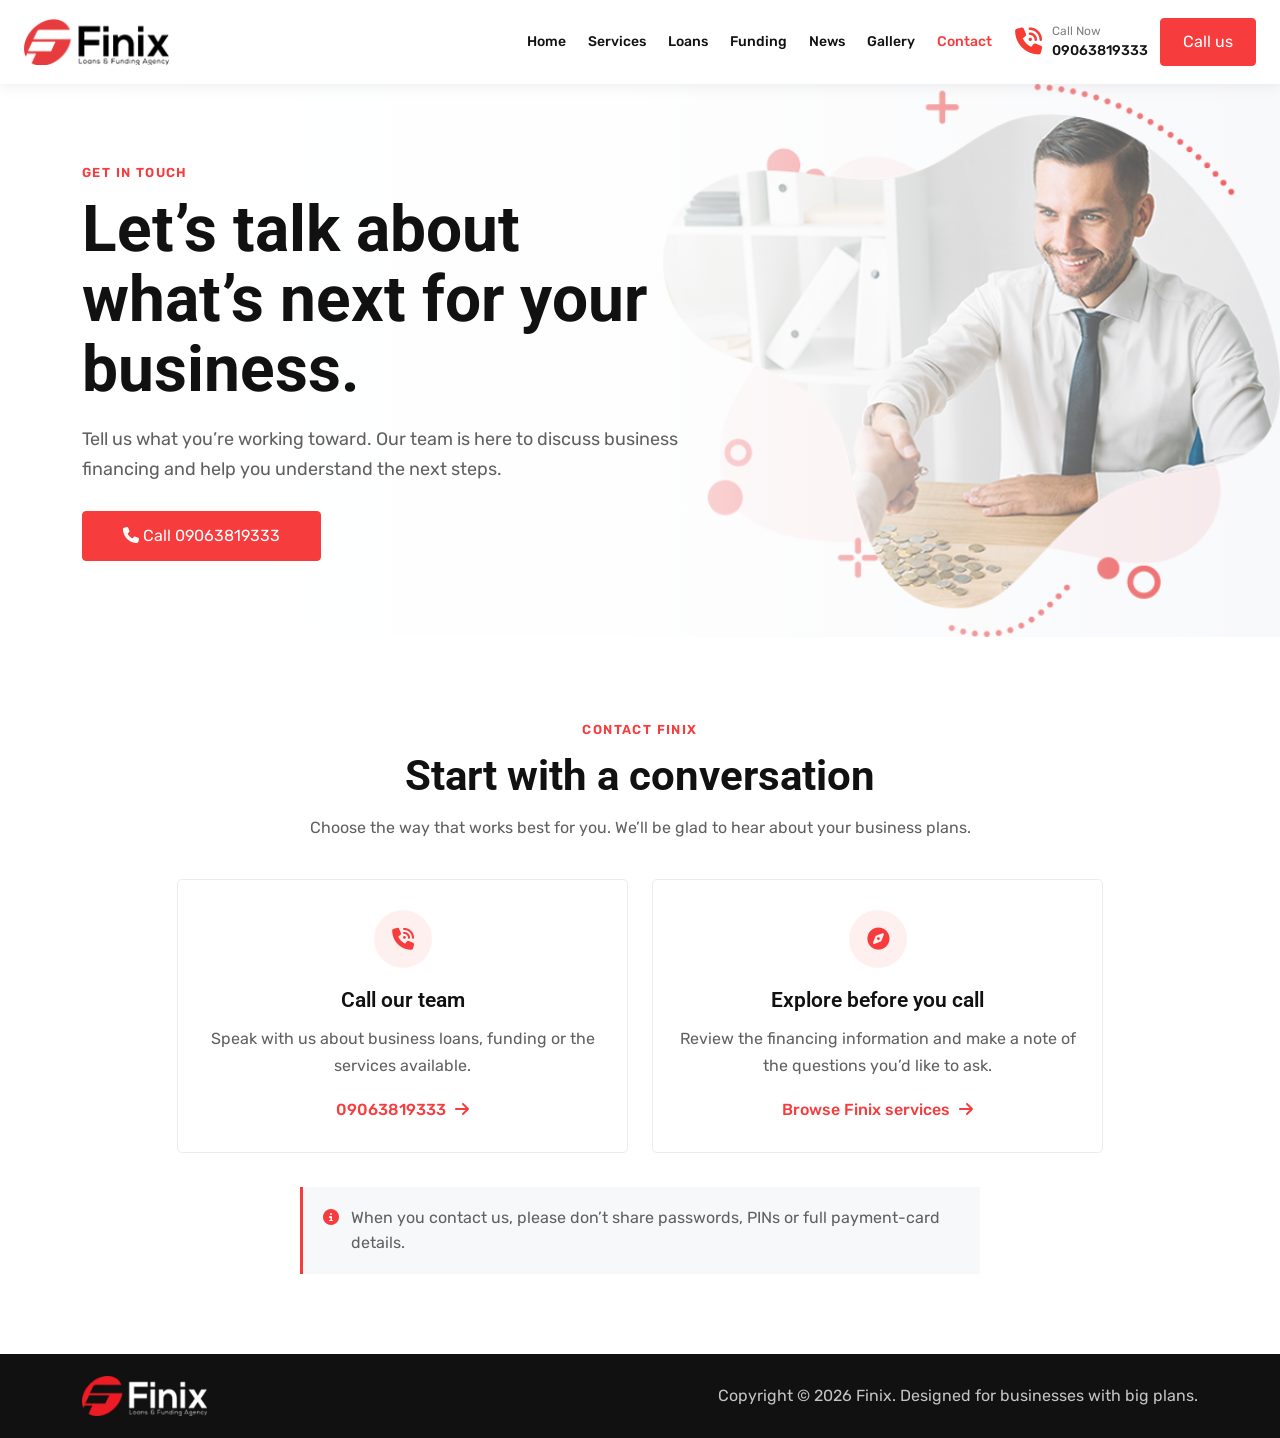
<file: New folder/contact.html>
<!doctype html>
<html lang="en">
<head>
  <title>Contact Finix | Business Finance</title>
  <meta charset="utf-8">
  <meta name="viewport" content="width=device-width, initial-scale=1">
  <meta name="description" content="Contact Finix to discuss business loans, funding and financing services.">
  <link rel="preconnect" href="https://fonts.googleapis.com">
  <link rel="preconnect" href="https://fonts.gstatic.com" crossorigin>
  <link href="https://fonts.googleapis.com/css2?family=Rubik:wght@300;400;500;600;700&family=Roboto:wght@400;500;700;900&display=swap" rel="stylesheet">
  <link rel="stylesheet" href="https://cdnjs.cloudflare.com/ajax/libs/font-awesome/6.2.1/css/all.min.css" integrity="sha512-MV7K8+y+gLIBoVD59lQIYicR65iaqukzvf/nwasF0nqhPay5w/9lJmVM2hMDcnK1OnMGCdVK+iQrJ7lzPJQd1w==" crossorigin="anonymous" referrerpolicy="no-referrer">
  <link href="https://cdn.jsdelivr.net/npm/bootstrap@5.2.1/dist/css/bootstrap.min.css" rel="stylesheet" integrity="sha384-iYQeCzEYFbKjA/T2uDLTpkwGzCiq6soy8tYaI1GyVh/UjpbCx/TYkiZhlZB6+fzT" crossorigin="anonymous">
  <link rel="stylesheet" href="../style.css">
</head>
<body>
  <nav class="navbar navbar-expand-xl navbar-light bg-light main-header sticky-top"><div class="container-fluid">
    <a class="navbar-brand" href="../index.html"><img src="../img/logo.png" alt="Finix home"></a>
    <button class="navbar-toggler" type="button" data-bs-toggle="collapse" data-bs-target="#siteNav" aria-controls="siteNav" aria-expanded="false" aria-label="Toggle navigation"><span class="navbar-toggler-icon"></span></button>
    <div class="collapse navbar-collapse justify-content-end" id="siteNav">
      <ul class="navbar-nav our-menu"><li><a href="../index.html">Home</a></li><li><a href="services.html">Services</a></li><li><a href="loans.html">Loans</a></li><li><a href="funding.html">Funding</a></li><li><a href="news.html">News</a></li><li><a href="gallary.html">Gallery</a></li><li><a href="contact.html" aria-current="page">Contact</a></li></ul>
      <div class="header-info d-flex align-items-center"><div class="header-call clearfix"><div class="header-call-icon float-start mr-3 h-100"><span><i class="fas fa-phone-volume"></i></span></div><div class="header-call-info"><span class="d-block">Call Now</span><a class="d-block" href="tel:09063819333">09063819333</a></div></div><div class="header-button"><a href="tel:09063819333" class="btn btn-primary">Call us</a></div></div>
    </div>
  </div></nav>
  <main class="business-page">
    <section class="business-hero contact-hero"><div class="container"><span class="business-eyebrow">Get in touch</span><h1>Let’s talk about what’s next for your business.</h1><p>Tell us what you’re working toward. Our team is here to discuss business financing and help you understand the next steps.</p><a class="btn btn-primary" href="tel:09063819333"><i class="fas fa-phone"></i> Call 09063819333</a></div></section>
    <section class="business-section py-5"><div class="container">
      <div class="business-heading text-center"><span class="business-eyebrow">Contact Finix</span><h2>Start with a conversation</h2><p>Choose the way that works best for you. We’ll be glad to hear about your business plans.</p></div>
      <div class="row g-4 justify-content-center">
        <div class="col-md-6 col-lg-5"><article class="business-card contact-card"><span class="business-icon"><i class="fas fa-phone-volume"></i></span><h3>Call our team</h3><p>Speak with us about business loans, funding or the services available.</p><a href="tel:09063819333">09063819333 <i class="fas fa-arrow-right"></i></a></article></div>
        <div class="col-md-6 col-lg-5"><article class="business-card contact-card"><span class="business-icon"><i class="fas fa-compass"></i></span><h3>Explore before you call</h3><p>Review the financing information and make a note of the questions you’d like to ask.</p><a href="services.html">Browse Finix services <i class="fas fa-arrow-right"></i></a></article></div>
      </div>
      <div class="contact-note"><i class="fas fa-circle-info"></i><p>When you contact us, please don’t share passwords, PINs or full payment-card details.</p></div>
    </div></section>
  </main>
  <footer class="business-footer"><div class="container d-flex flex-column flex-md-row justify-content-between align-items-center"><a href="../index.html"><img src="../img/logo2.png" alt="Finix"></a><p>Copyright © 2026 Finix. Designed for businesses with big plans.</p></div></footer>
  <script src="https://cdn.jsdelivr.net/npm/@popperjs/core@2.11.6/dist/umd/popper.min.js" integrity="sha384-oBqDVmMz9ATKxIep9tiCxS/Z9fNfEXiDAYTujMAeBAsjFuCZSmSSUnQlmh/jp3" crossorigin="anonymous"></script>
  <script src="https://cdn.jsdelivr.net/npm/bootstrap@5.2.1/dist/js/bootstrap.min.js" integrity="sha384-7VPbUDkoPSGFnVtYi0QogXtr74QeVeeIs99Qfg5YCF+TidwNdjvaKZX19NZ/e6oz" crossorigin="anonymous"></script>
</body>
</html>
</file>
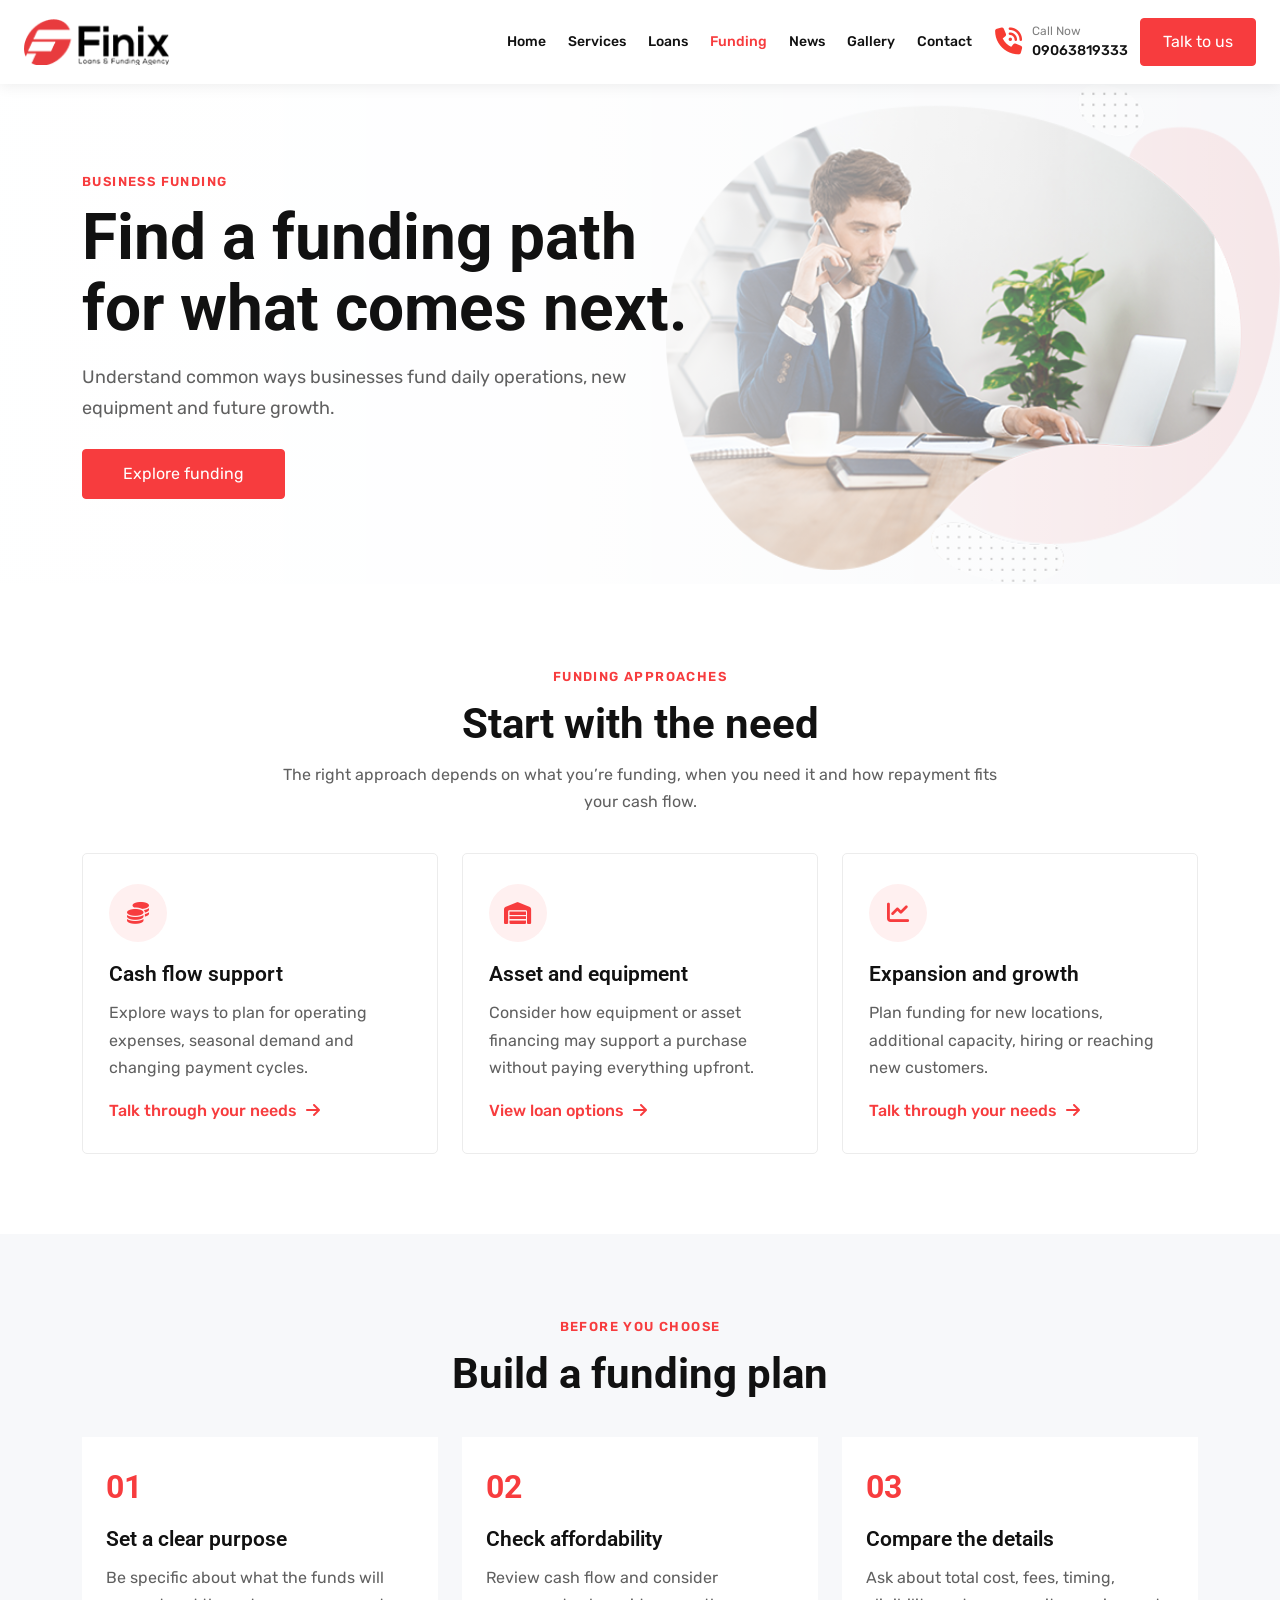
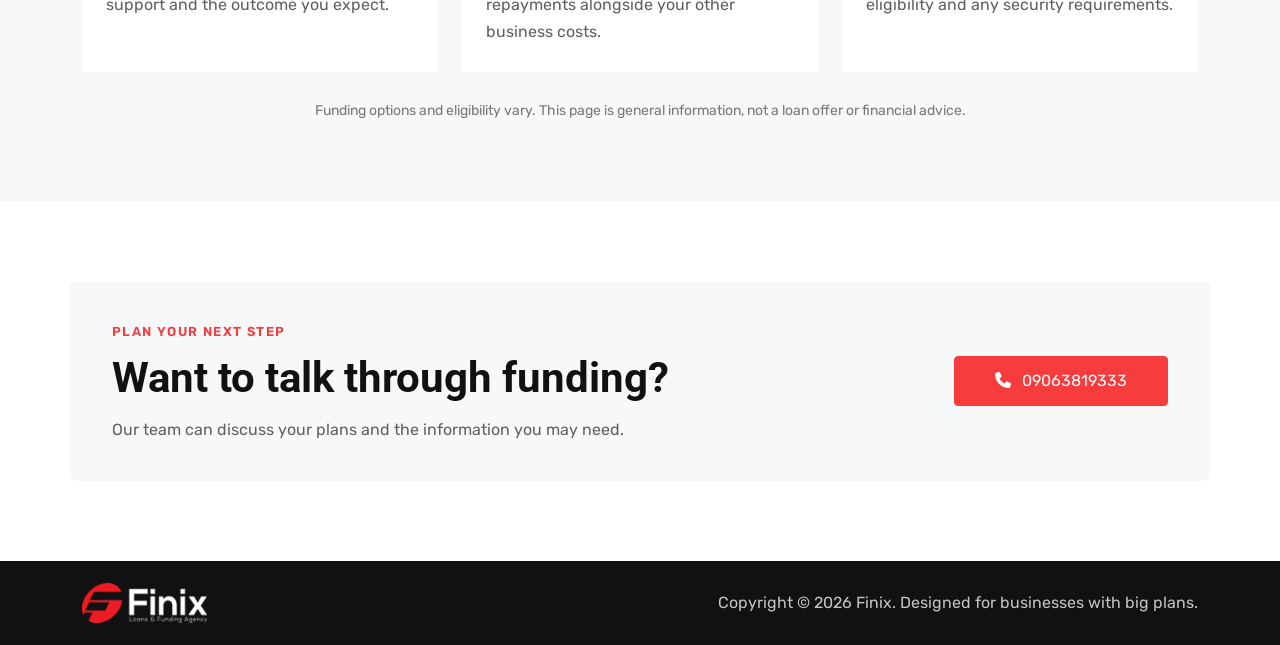
<file: New folder/funding.html>
<!doctype html>
<html lang="en">
<head>
  <title>Business Funding | Finix</title>
  <meta charset="utf-8">
  <meta name="viewport" content="width=device-width, initial-scale=1">
  <meta name="description" content="Learn about business funding approaches for cash flow, growth and investment with Finix.">
  <link rel="preconnect" href="https://fonts.googleapis.com">
  <link rel="preconnect" href="https://fonts.gstatic.com" crossorigin>
  <link href="https://fonts.googleapis.com/css2?family=Rubik:wght@300;400;500;600;700&family=Roboto:wght@400;500;700;900&display=swap" rel="stylesheet">
  <link rel="stylesheet" href="https://cdnjs.cloudflare.com/ajax/libs/font-awesome/6.2.1/css/all.min.css" integrity="sha512-MV7K8+y+gLIBoVD59lQIYicR65iaqukzvf/nwasF0nqhPay5w/9lJmVM2hMDcnK1OnMGCdVK+iQrJ7lzPJQd1w==" crossorigin="anonymous" referrerpolicy="no-referrer">
  <link href="https://cdn.jsdelivr.net/npm/bootstrap@5.2.1/dist/css/bootstrap.min.css" rel="stylesheet" integrity="sha384-iYQeCzEYFbKjA/T2uDLTpkwGzCiq6soy8tYaI1GyVh/UjpbCx/TYkiZhlZB6+fzT" crossorigin="anonymous">
  <link rel="stylesheet" href="../style.css">
</head>
<body>
  <nav class="navbar navbar-expand-xl navbar-light bg-light main-header sticky-top"><div class="container-fluid">
    <a class="navbar-brand" href="../index.html"><img src="../img/logo.png" alt="Finix home"></a>
    <button class="navbar-toggler" type="button" data-bs-toggle="collapse" data-bs-target="#siteNav" aria-controls="siteNav" aria-expanded="false" aria-label="Toggle navigation"><span class="navbar-toggler-icon"></span></button>
    <div class="collapse navbar-collapse justify-content-end" id="siteNav">
      <ul class="navbar-nav our-menu">      <li><a href="../index.html">Home</a></li><li><a href="services.html">Services</a></li><li><a href="loans.html">Loans</a></li><li><a href="funding.html" aria-current="page">Funding</a></li><li><a href="news.html">News</a></li><li><a href="gallary.html">Gallery</a></li><li><a href="contact.html">Contact</a></li></ul>
      <div class="header-info d-flex align-items-center"><div class="header-call clearfix"><div class="header-call-icon float-start mr-3 h-100"><span><i class="fas fa-phone-volume"></i></span></div><div class="header-call-info"><span class="d-block">Call Now</span><a class="d-block" href="tel:09063819333">09063819333</a></div></div><div class="header-button"><a href="contact.html" class="btn btn-primary">Talk to us</a></div></div>
    </div>
  </div></nav>
  <main class="business-page">
    <section class="business-hero funding-hero"><div class="container"><span class="business-eyebrow">Business funding</span><h1>Find a funding path for what comes next.</h1><p>Understand common ways businesses fund daily operations, new equipment and future growth.</p><a class="btn btn-primary" href="#funding-options">Explore funding</a></div></section>
    <section class="business-section py-5" id="funding-options"><div class="container">
      <div class="business-heading text-center"><span class="business-eyebrow">Funding approaches</span><h2>Start with the need</h2><p>The right approach depends on what you’re funding, when you need it and how repayment fits your cash flow.</p></div>
      <div class="row g-4">
        <div class="col-md-6 col-lg-4"><article class="business-card"><span class="business-icon"><i class="fas fa-coins"></i></span><h3>Cash flow support</h3><p>Explore ways to plan for operating expenses, seasonal demand and changing payment cycles.</p><a href="contact.html">Talk through your needs <i class="fas fa-arrow-right"></i></a></article></div>
        <div class="col-md-6 col-lg-4"><article class="business-card"><span class="business-icon"><i class="fas fa-warehouse"></i></span><h3>Asset and equipment</h3><p>Consider how equipment or asset financing may support a purchase without paying everything upfront.</p><a href="loans.html">View loan options <i class="fas fa-arrow-right"></i></a></article></div>
        <div class="col-md-6 col-lg-4"><article class="business-card"><span class="business-icon"><i class="fas fa-chart-line"></i></span><h3>Expansion and growth</h3><p>Plan funding for new locations, additional capacity, hiring or reaching new customers.</p><a href="contact.html">Talk through your needs <i class="fas fa-arrow-right"></i></a></article></div>
      </div>
    </div></section>
    <section class="business-process py-5"><div class="container">
      <div class="business-heading text-center"><span class="business-eyebrow">Before you choose</span><h2>Build a funding plan</h2></div>
      <div class="row g-4">
        <div class="col-md-4"><article class="business-step"><span>01</span><h3>Set a clear purpose</h3><p>Be specific about what the funds will support and the outcome you expect.</p></article></div>
        <div class="col-md-4"><article class="business-step"><span>02</span><h3>Check affordability</h3><p>Review cash flow and consider repayments alongside your other business costs.</p></article></div>
        <div class="col-md-4"><article class="business-step"><span>03</span><h3>Compare the details</h3><p>Ask about total cost, fees, timing, eligibility and any security requirements.</p></article></div>
      </div>
      <p class="business-disclaimer">Funding options and eligibility vary. This page is general information, not a loan offer or financial advice.</p>
    </div></section>
    <section class="business-cta py-5"><div class="container"><div><span class="business-eyebrow">Plan your next step</span><h2>Want to talk through funding?</h2><p>Our team can discuss your plans and the information you may need.</p></div><a class="btn btn-primary" href="tel:09063819333"><i class="fas fa-phone"></i> 09063819333</a></div></section>
  </main>
  <footer class="business-footer"><div class="container d-flex flex-column flex-md-row justify-content-between align-items-center"><a href="../index.html"><img src="../img/logo2.png" alt="Finix"></a><p>Copyright © 2026 Finix. Designed for businesses with big plans.</p></div></footer>
  <script src="https://cdn.jsdelivr.net/npm/@popperjs/core@2.11.6/dist/umd/popper.min.js" integrity="sha384-oBqDVmMz9ATKxIep9tiCxS/Z9fNfEXiDAYTujMAeBAsjFuCZSmKbSSUnQlmh/jp3" crossorigin="anonymous"></script>
  <script src="https://cdn.jsdelivr.net/npm/bootstrap@5.2.1/dist/js/bootstrap.min.js" integrity="sha384-7VPbUDkoPSGFnVtYi0QogXtr74QeVeeIs99Qfg5YCF+TidwNdjvaKZX19NZ/e6oz" crossorigin="anonymous"></script>
</body>
</html>
</file>
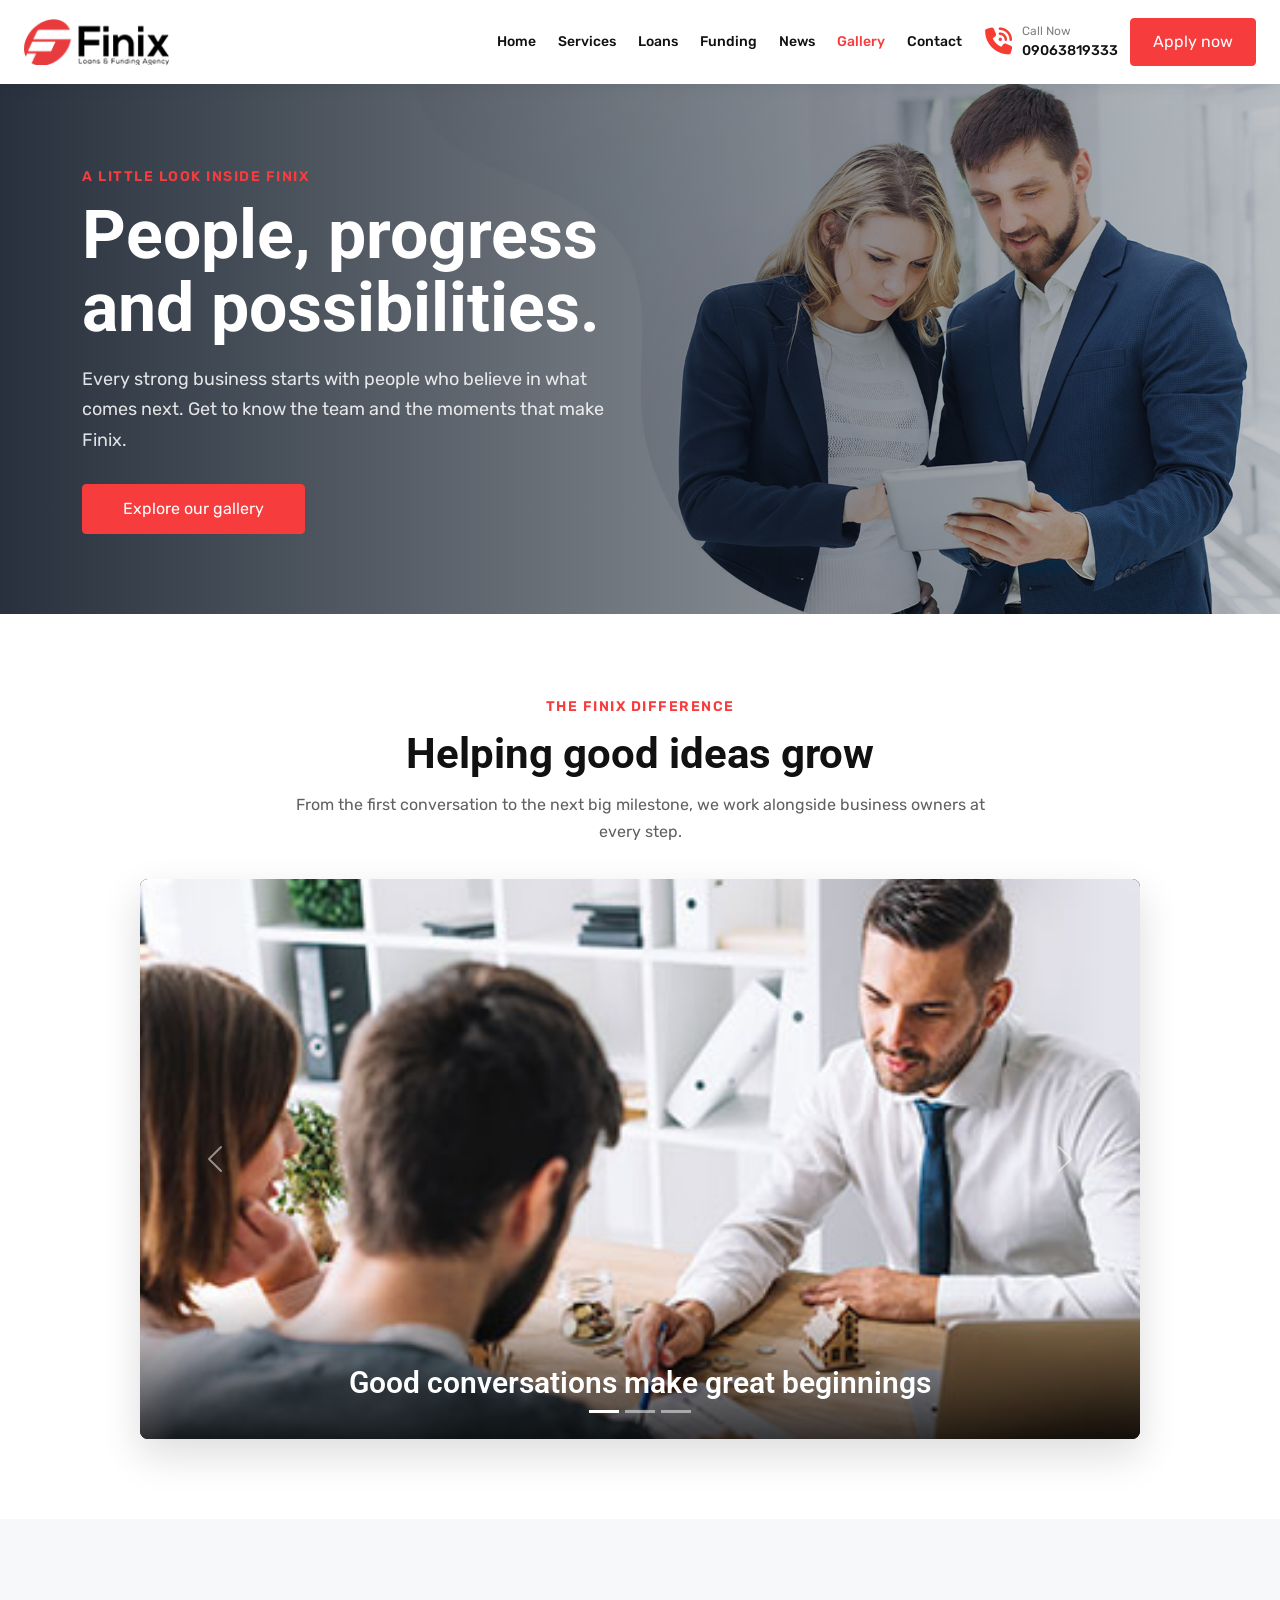
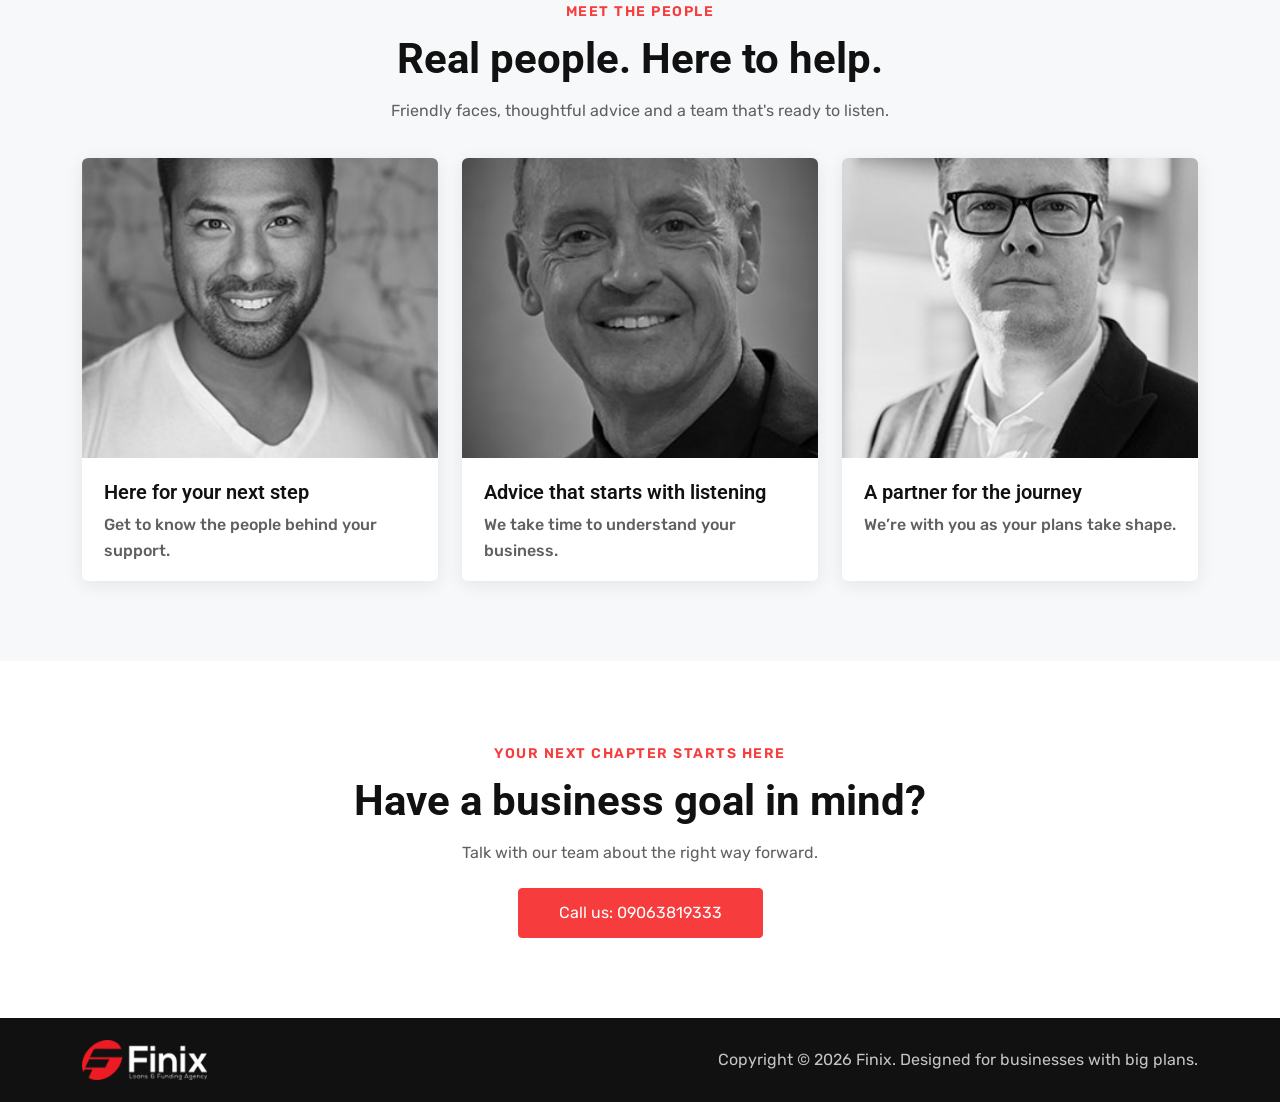
<file: New folder/gallary.html>
<!doctype html>
<html lang="en">

<head>
  <title>Finix Gallery</title>
  <!-- Required meta tags -->
  <meta charset="utf-8">
  <meta name="viewport" content="width=device-width, initial-scale=1, shrink-to-fit=no">

  <!-- Font--->
    <link rel="preconnect" href="https://fonts.googleapis.com">
    <link rel="preconnect" href="https://fonts.gstatic.com" crossorigin>
    <link href="https://fonts.googleapis.com/css2?family=Rubik:ital,wght@0,300;0,400;0,500;0,600;0,700;0,800;1,300;1,400;1,500;1,600;1,700&display=swap" rel="stylesheet">
    <link rel="preconnect" href="https://fonts.googleapis.com">
    <link rel="preconnect" href="https://fonts.gstatic.com" crossorigin>
    <link href="https://fonts.googleapis.com/css2?family=Roboto:ital,wght@0,300;0,400;0,500;0,700;0,900;1,300;1,400;1,500;1,700&display=swap" rel="stylesheet">  
    <link rel="stylesheet" href="https://cdnjs.cloudflare.com/ajax/libs/font-awesome/6.2.1/css/all.min.css" integrity="sha512-MV7K8+y+gLIBoVD59lQIYicR65iaqukzvf/nwasF0nqhPay5w/9lJmVM2hMDcnK1OnMGCdVK+iQrJ7lzPJQd1w==" crossorigin="anonymous" referrerpolicy="no-referrer" />
    <!-- Bootstrap CSS v5.2.1 -->
    <link href="https://cdn.jsdelivr.net/npm/bootstrap@5.2.1/dist/css/bootstrap.min.css" rel="stylesheet"
    integrity="sha384-iYQeCzEYFbKjA/T2uDLTpkwGzCiq6soy8tYaI1GyVh/UjpbCx/TYkiZhlZB6+fzT" crossorigin="anonymous">
    <link rel="stylesheet" href="../style.css">

</head>

<body>

    <nav class="navbar navbar-expand-xl navbar-light bg-light main-header sticky-top">
        <div class="container-fluid">

        <a class="navbar-brand" href="../index.html"><img src="../img/logo.png" alt="Finix home"></a>

        <button class="navbar-toggler d-lg-none" type="button" data-bs-toggle="collapse" data-bs-target="#collapsibleNavId" aria-controls="collapsibleNavId"
          aria-expanded="false" aria-label="Toggle navigation">
          <span class="navbar-toggler-icon"></span>
        </button>

        <div class="collapse navbar-collapse justify-content-end" id="collapsibleNavId">

          <ul class="navbar-nav our-menu">
              <li><a href="../index.html">Home</a></li>
              <li><a href="services.html">Services</a></li>
              <li><a href="loans.html">Loans</a></li>
              <li><a href="funding.html">Funding</a></li>
              <li><a href="news.html">News</a></li>
              <li><a href="gallary.html" aria-current="page">Gallery</a></li>
              <li><a href="contact.html">Contact</a></li>
          </ul>
          <div class="header-info d-flex align-items-center">
                <div class="header-call clearfix">
                <div class="header-call-icon float-start mr-3 h-100">
                    <span> <i class="fas fa-phone-volume"></i> </span>
                </div>
                <div class="header-call-info">
                    <span class="d-block">Call Now</span>
                    <a class="d-block" href="tel:0906381933">09063819333</a>
                </div>
                </div>
                <div class="header-button">
                <a href="tel:09063819333" class="btn btn-primary">Apply now</a>
                </div>
          </div>

        </div>
      </div>
    </nav>
    <main class="gallery-page">
      <section class="gallery-hero">
        <div class="container">
          <p class="gallery-eyebrow">A little look inside Finix</p>
          <h1>People, progress<br>and possibilities.</h1>
          <p class="gallery-hero-copy">Every strong business starts with people who believe in what comes next. Get to know the team and the moments that make Finix.</p>
          <a class="btn btn-primary" href="#gallery">Explore our gallery</a>
        </div>
      </section>

      <section class="gallery-feature py-5">
        <div class="container">
          <div class="gallery-heading text-center">
            <span class="gallery-eyebrow">The Finix difference</span>
            <h2>Helping good ideas grow</h2>
            <p>From the first conversation to the next big milestone, we work alongside business owners at every step.</p>
          </div>

          <div id="finixGallery" class="carousel slide gallery-carousel" data-bs-ride="carousel" data-bs-interval="4500">
            <div class="carousel-indicators">
              <button type="button" data-bs-target="#finixGallery" data-bs-slide-to="0" class="active" aria-current="true" aria-label="Slide 1"></button>
              <button type="button" data-bs-target="#finixGallery" data-bs-slide-to="1" aria-label="Slide 2"></button>
              <button type="button" data-bs-target="#finixGallery" data-bs-slide-to="2" aria-label="Slide 3"></button>
            </div>
            <div class="carousel-inner">
              <div class="carousel-item active">
                <img src="../img/image1.jpg" class="d-block w-100" alt="Finix team discussing a business plan">
                <div class="carousel-caption"><h3>Good conversations make great beginnings</h3></div>
              </div>
              <div class="carousel-item">
                <img src="../img/image2.jpg" class="d-block w-100" alt="Colleagues celebrating a team success">
                <div class="carousel-caption"><h3>Progress is better when we make it together</h3></div>
              </div>
              <div class="carousel-item">
                <img src="../img/image1_002.jpg" class="d-block w-100" alt="Planning and saving for the future">
                <div class="carousel-caption"><h3>Making room for what's next</h3></div>
              </div>
            </div>
            <button class="carousel-control-prev" type="button" data-bs-target="#finixGallery" data-bs-slide="prev">
              <span class="carousel-control-prev-icon" aria-hidden="true"></span>
              <span class="visually-hidden">Previous</span>
            </button>
            <button class="carousel-control-next" type="button" data-bs-target="#finixGallery" data-bs-slide="next">
              <span class="carousel-control-next-icon" aria-hidden="true"></span>
              <span class="visually-hidden">Next</span>
            </button>
          </div>
        </div>
      </section>

      <section class="gallery-people py-5" id="gallery">
        <div class="container">
          <div class="gallery-heading text-center">
            <span class="gallery-eyebrow">Meet the people</span>
            <h2>Real people. Here to help.</h2>
            <p>Friendly faces, thoughtful advice and a team that's ready to listen.</p>
          </div>
          <div class="row g-4">
            <div class="col-sm-6 col-lg-4">
              <figure class="gallery-card">
                <img src="../img/image2_002.jpg" alt="Finix team member ready to help">
                <figcaption><h3>Here for your next step</h3><p>Get to know the people behind your support.</p></figcaption>
              </figure>
            </div>
            <div class="col-sm-6 col-lg-4">
              <figure class="gallery-card">
                <img src="../img/image3_002.jpg" alt="Finix team member">
                <figcaption><h3>Advice that starts with listening</h3><p>We take time to understand your business.</p></figcaption>
              </figure>
            </div>
            <div class="col-sm-6 col-lg-4">
              <figure class="gallery-card">
                <img src="../img/image4.jpg" alt="Finix team member smiling">
                <figcaption><h3>A partner for the journey</h3><p>We’re with you as your plans take shape.</p></figcaption>
              </figure>
            </div>
          </div>
        </div>
      </section>

      <section class="gallery-cta py-5">
        <div class="container text-center">
          <span class="gallery-eyebrow">Your next chapter starts here</span>
          <h2>Have a business goal in mind?</h2>
          <p>Talk with our team about the right way forward.</p>
          <a class="btn btn-primary" href="tel:09063819333">Call us: 09063819333</a>
        </div>
      </section>
    </main>

    <footer class="gallery-footer">
      <div class="container d-flex flex-column flex-md-row justify-content-between align-items-center">
        <a href="../index.html" aria-label="Finix home"><img src="../img/logo2.png" alt="Finix"></a>
        <p>Copyright © 2026 Finix. Designed for businesses with big plans.</p>
      </div>
    </footer>

  <script src="https://cdn.jsdelivr.net/npm/@popperjs/core@2.11.6/dist/umd/popper.min.js"
    integrity="sha384-oBqDVmMz9ATKxIep9tiCxS/Z9fNfEXiDAYTujMAeBAsjFuCZSmKbSSUnQlmh/jp3" crossorigin="anonymous">
  </script>
  <script src="https://cdn.jsdelivr.net/npm/bootstrap@5.2.1/dist/js/bootstrap.min.js"
    integrity="sha384-7VPbUDkoPSGFnVtYi0QogXtr74QeVeeIs99Qfg5YCF+TidwNdjvaKZX19NZ/e6oz" crossorigin="anonymous">
  </script>
</body>

</html>
</file>
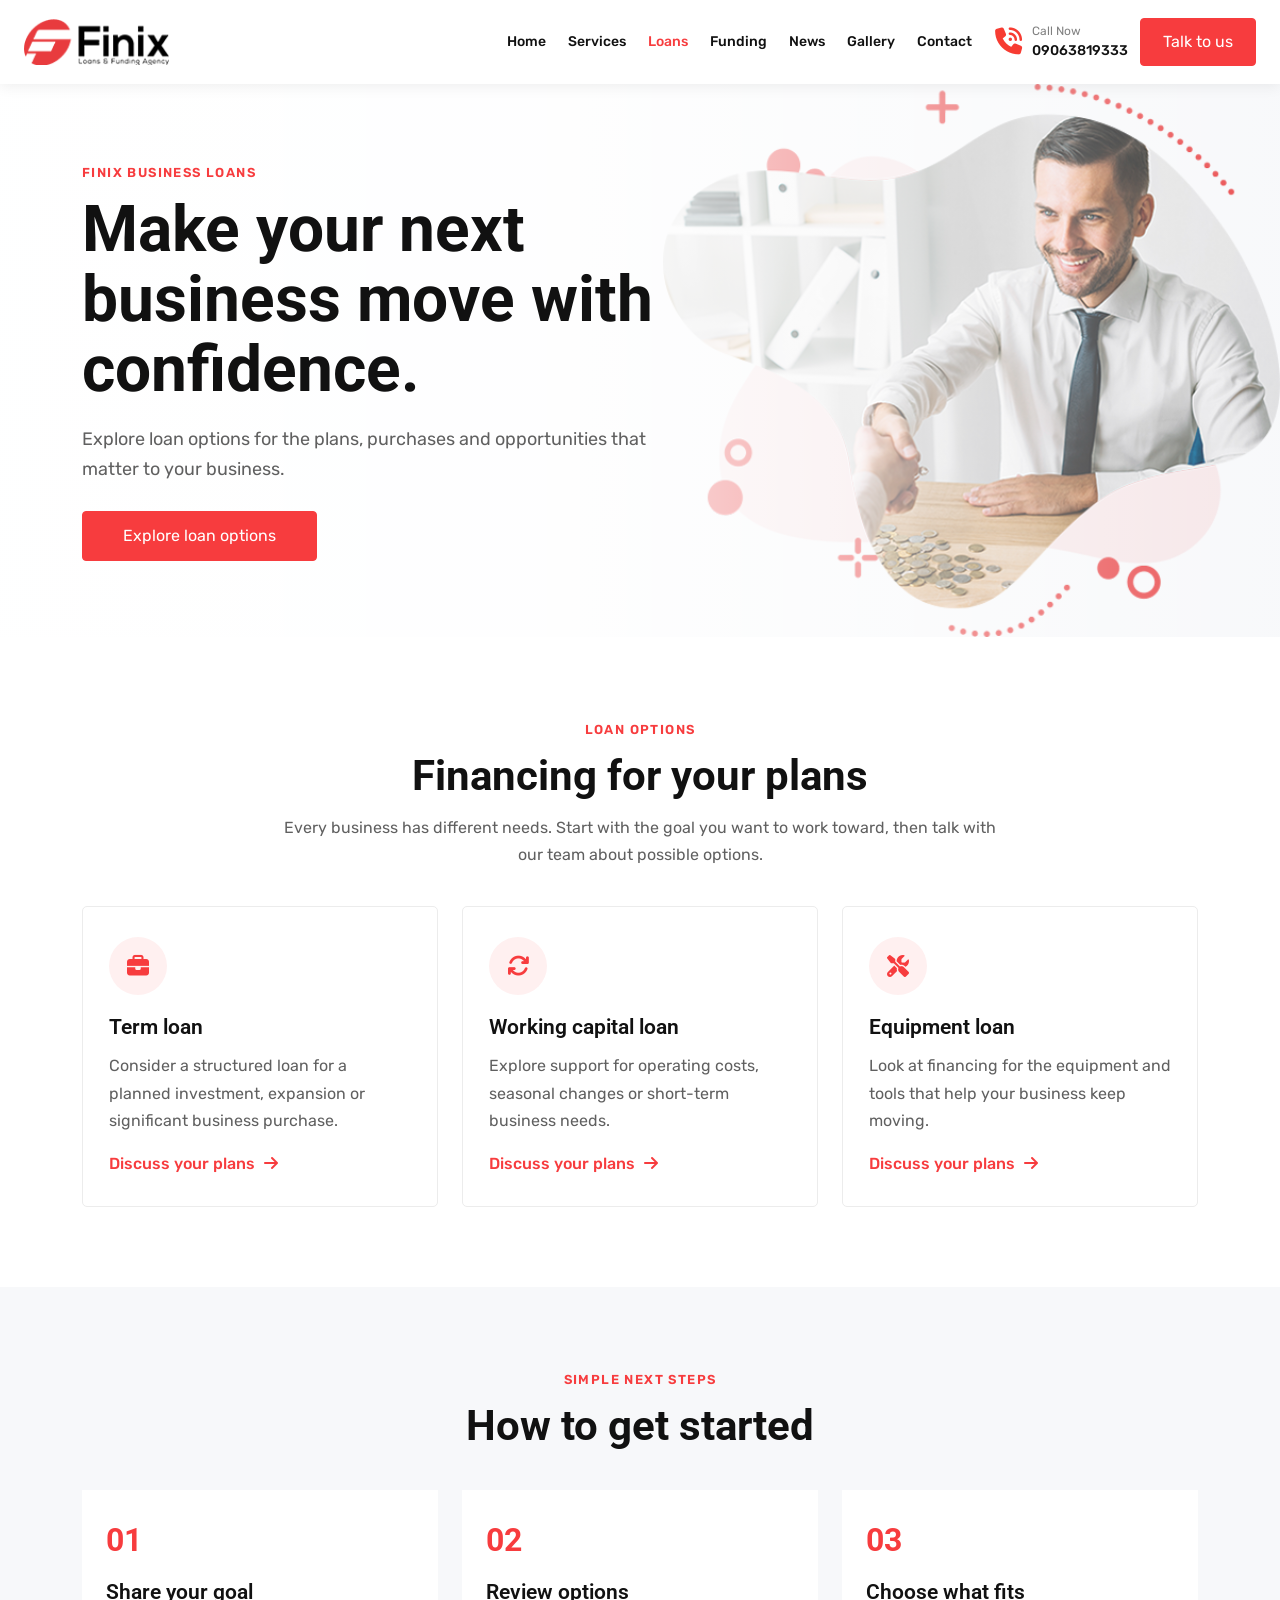
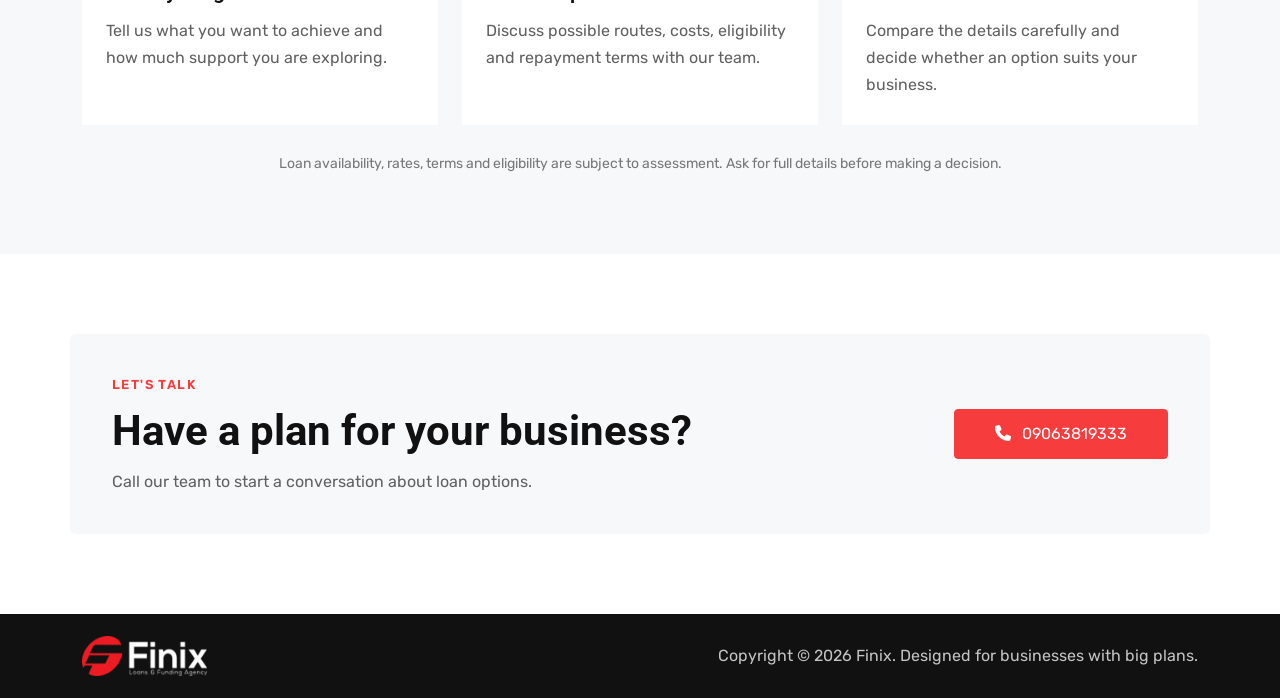
<file: New folder/loans.html>
<!doctype html>
<html lang="en">
<head>
  <title>Business Loans | Finix</title>
  <meta charset="utf-8">
  <meta name="viewport" content="width=device-width, initial-scale=1">
  <meta name="description" content="Explore business loan options with Finix and find a financing route to discuss for your plans.">
  <link rel="preconnect" href="https://fonts.googleapis.com">
  <link rel="preconnect" href="https://fonts.gstatic.com" crossorigin>
  <link href="https://fonts.googleapis.com/css2?family=Rubik:wght@300;400;500;600;700&family=Roboto:wght@400;500;700;900&display=swap" rel="stylesheet">
  <link rel="stylesheet" href="https://cdnjs.cloudflare.com/ajax/libs/font-awesome/6.2.1/css/all.min.css" integrity="sha512-MV7K8+y+gLIBoVD59lQIYicR65iaqukzvf/nwasF0nqhPay5w/9lJmVM2hMDcnK1OnMGCdVK+iQrJ7lzPJQd1w==" crossorigin="anonymous" referrerpolicy="no-referrer">
  <link href="https://cdn.jsdelivr.net/npm/bootstrap@5.2.1/dist/css/bootstrap.min.css" rel="stylesheet" integrity="sha384-iYQeCzEYFbKjA/T2uDLTpkwGzCiq6soy8tYaI1GyVh/UjpbCx/TYkiZhlZB6+fzT" crossorigin="anonymous">
  <link rel="stylesheet" href="../style.css">
</head>
<body>
  <nav class="navbar navbar-expand-xl navbar-light bg-light main-header sticky-top">
    <div class="container-fluid">
      <a class="navbar-brand" href="../index.html"><img src="../img/logo.png" alt="Finix home"></a>
      <button class="navbar-toggler" type="button" data-bs-toggle="collapse" data-bs-target="#siteNav" aria-controls="siteNav" aria-expanded="false" aria-label="Toggle navigation"><span class="navbar-toggler-icon"></span></button>
      <div class="collapse navbar-collapse justify-content-end" id="siteNav">
        <ul class="navbar-nav our-menu">
          <li><a href="../index.html">Home</a></li><li><a href="services.html">Services</a></li>
          <li><a href="loans.html" aria-current="page">Loans</a></li><li><a href="funding.html">Funding</a></li>
          <li><a href="news.html">News</a></li><li><a href="gallary.html">Gallery</a></li><li><a href="contact.html">Contact</a></li>
        </ul>
        <div class="header-info d-flex align-items-center">
          <div class="header-call clearfix"><div class="header-call-icon float-start mr-3 h-100"><span><i class="fas fa-phone-volume"></i></span></div><div class="header-call-info"><span class="d-block">Call Now</span><a class="d-block" href="tel:09063819333">09063819333</a></div></div>
          <div class="header-button"><a href="contact.html" class="btn btn-primary">Talk to us</a></div>
        </div>
      </div>
    </div>
  </nav>
  <main class="business-page">
    <section class="business-hero">
      <div class="container">
        <span class="business-eyebrow">Finix business loans</span>
        <h1>Make your next business move with confidence.</h1>
        <p>Explore loan options for the plans, purchases and opportunities that matter to your business.</p>
        <a class="btn btn-primary" href="#loan-options">Explore loan options</a>
      </div>
    </section>
    <section class="business-section py-5" id="loan-options">
      <div class="container">
        <div class="business-heading text-center"><span class="business-eyebrow">Loan options</span><h2>Financing for your plans</h2><p>Every business has different needs. Start with the goal you want to work toward, then talk with our team about possible options.</p></div>
        <div class="row g-4">
          <div class="col-md-6 col-lg-4"><article class="business-card"><span class="business-icon"><i class="fas fa-briefcase"></i></span><h3>Term loan</h3><p>Consider a structured loan for a planned investment, expansion or significant business purchase.</p><a href="contact.html">Discuss your plans <i class="fas fa-arrow-right"></i></a></article></div>
          <div class="col-md-6 col-lg-4"><article class="business-card"><span class="business-icon"><i class="fas fa-arrows-rotate"></i></span><h3>Working capital loan</h3><p>Explore support for operating costs, seasonal changes or short-term business needs.</p><a href="contact.html">Discuss your plans <i class="fas fa-arrow-right"></i></a></article></div>
          <div class="col-md-6 col-lg-4"><article class="business-card"><span class="business-icon"><i class="fas fa-screwdriver-wrench"></i></span><h3>Equipment loan</h3><p>Look at financing for the equipment and tools that help your business keep moving.</p><a href="contact.html">Discuss your plans <i class="fas fa-arrow-right"></i></a></article></div>
        </div>
      </div>
    </section>
    <section class="business-process py-5">
      <div class="container">
        <div class="business-heading text-center"><span class="business-eyebrow">Simple next steps</span><h2>How to get started</h2></div>
        <div class="row g-4">
          <div class="col-md-4"><article class="business-step"><span>01</span><h3>Share your goal</h3><p>Tell us what you want to achieve and how much support you are exploring.</p></article></div>
          <div class="col-md-4"><article class="business-step"><span>02</span><h3>Review options</h3><p>Discuss possible routes, costs, eligibility and repayment terms with our team.</p></article></div>
          <div class="col-md-4"><article class="business-step"><span>03</span><h3>Choose what fits</h3><p>Compare the details carefully and decide whether an option suits your business.</p></article></div>
        </div>
        <p class="business-disclaimer">Loan availability, rates, terms and eligibility are subject to assessment. Ask for full details before making a decision.</p>
      </div>
    </section>
    <section class="business-cta py-5"><div class="container"><div><span class="business-eyebrow">Let's talk</span><h2>Have a plan for your business?</h2><p>Call our team to start a conversation about loan options.</p></div><a class="btn btn-primary" href="tel:09063819333"><i class="fas fa-phone"></i> 09063819333</a></div></section>
  </main>
  <footer class="business-footer"><div class="container d-flex flex-column flex-md-row justify-content-between align-items-center"><a href="../index.html"><img src="../img/logo2.png" alt="Finix"></a><p>Copyright © 2026 Finix. Designed for businesses with big plans.</p></div></footer>
  <script src="https://cdn.jsdelivr.net/npm/@popperjs/core@2.11.6/dist/umd/popper.min.js" integrity="sha384-oBqDVmMz9ATKxIep9tiCxS/Z9fNfEXiDAYTujMAeBAsjFuCZSmKbSSUnQlmh/jp3" crossorigin="anonymous"></script>
  <script src="https://cdn.jsdelivr.net/npm/bootstrap@5.2.1/dist/js/bootstrap.min.js" integrity="sha384-7VPbUDkoPSGFnVtYi0QogXtr74QeVeeIs99Qfg5YCF+TidwNdjvaKZX19NZ/e6oz" crossorigin="anonymous"></script>
</body>
</html>
</file>
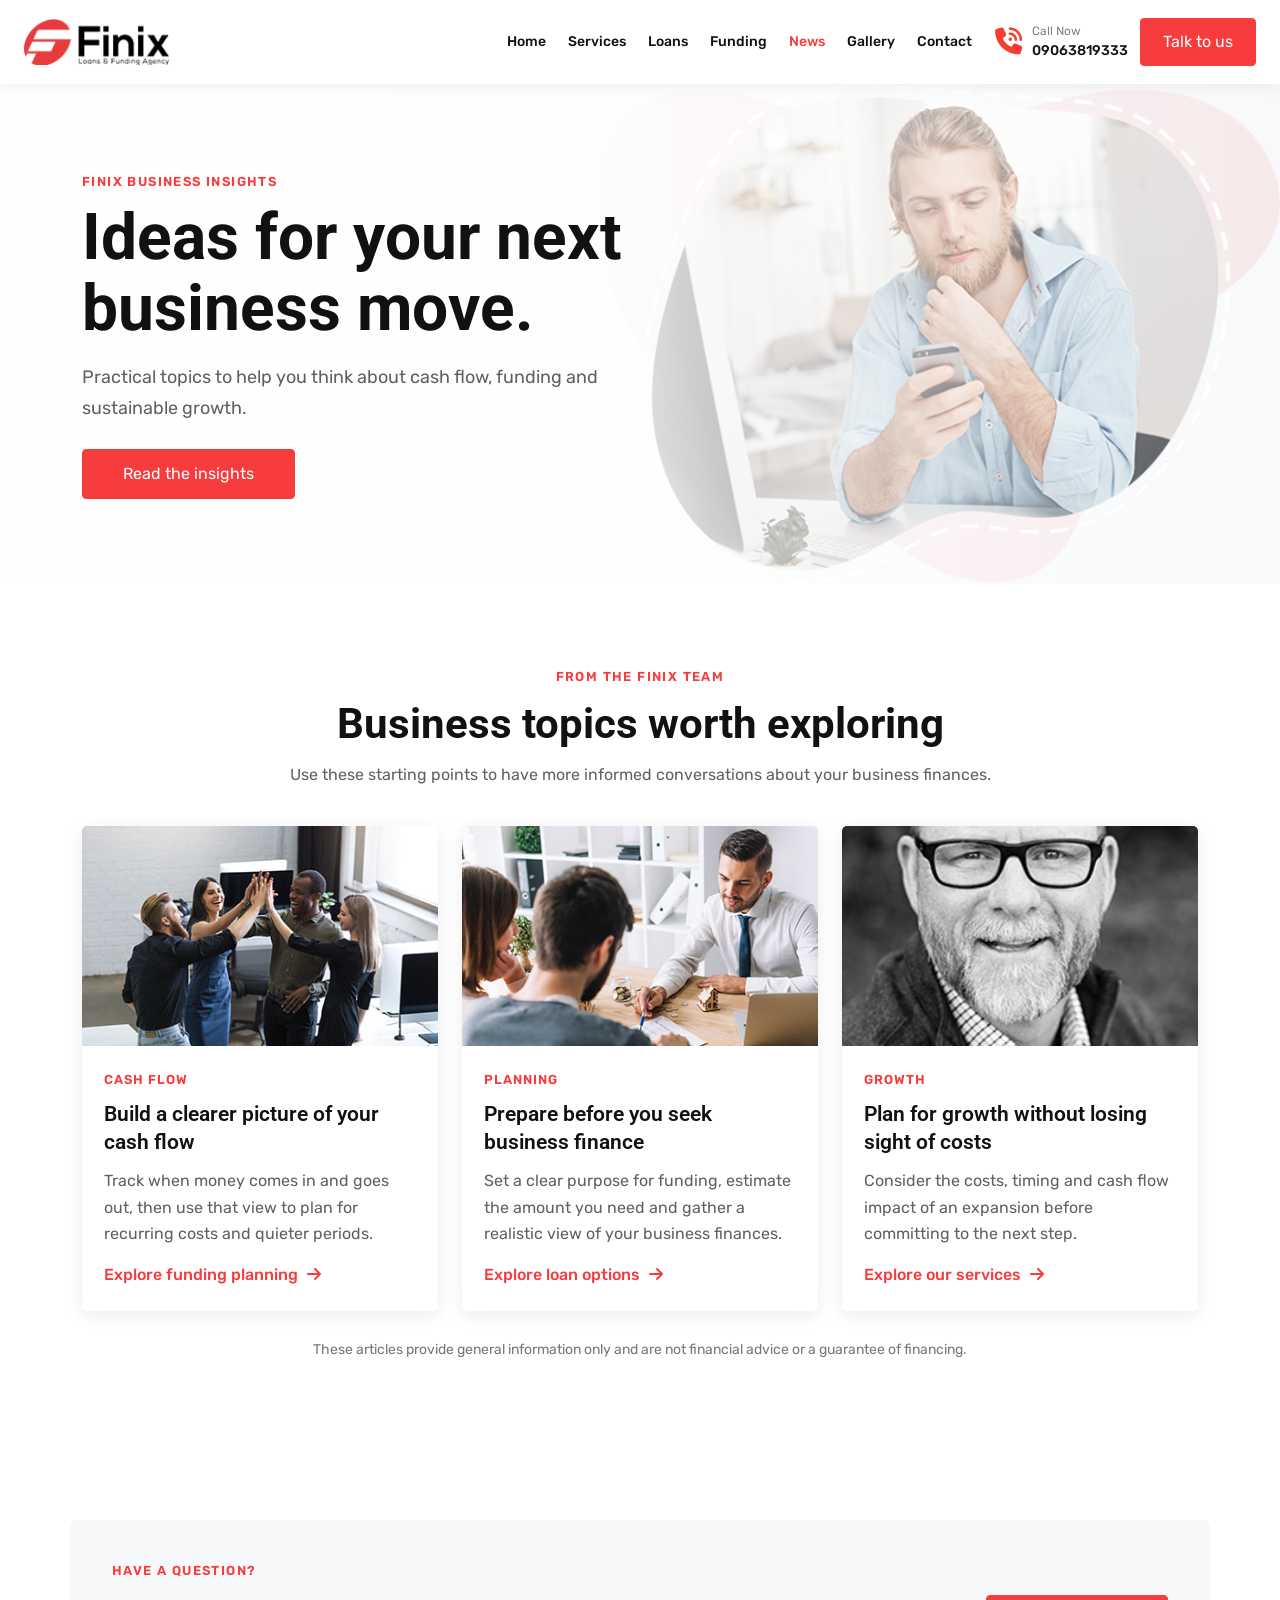
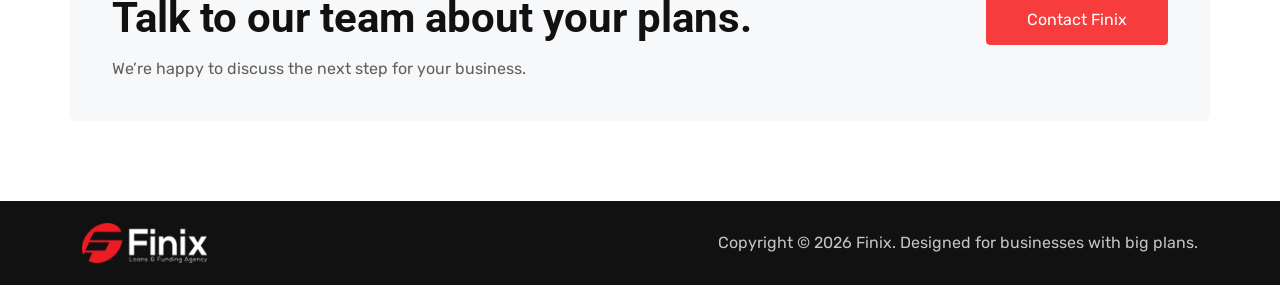
<file: New folder/news.html>
<!doctype html>
<html lang="en">
<head>
  <title>Business Insights | Finix</title>
  <meta charset="utf-8">
  <meta name="viewport" content="width=device-width, initial-scale=1">
  <meta name="description" content="Finix business insights on cash flow, financing and planning for growth.">
  <link rel="preconnect" href="https://fonts.googleapis.com">
  <link rel="preconnect" href="https://fonts.gstatic.com" crossorigin>
  <link href="https://fonts.googleapis.com/css2?family=Rubik:wght@300;400;500;600;700&family=Roboto:wght@400;500;700;900&display=swap" rel="stylesheet">
  <link rel="stylesheet" href="https://cdnjs.cloudflare.com/ajax/libs/font-awesome/6.2.1/css/all.min.css" integrity="sha512-MV7K8+y+gLIBoVD59lQIYicR65iaqukzvf/nwasF0nqhPay5w/9lJmVM2hMDcnK1OnMGCdVK+iQrJ7lzPJQd1w==" crossorigin="anonymous" referrerpolicy="no-referrer">
  <link href="https://cdn.jsdelivr.net/npm/bootstrap@5.2.1/dist/css/bootstrap.min.css" rel="stylesheet" integrity="sha384-iYQeCzEYFbKjA/T2uDLTpkwGzCiq6soy8tYaI1GyVh/UjpbCx/TYkiZhlZB6+fzT" crossorigin="anonymous">
  <link rel="stylesheet" href="../style.css">
</head>
<body>
  <nav class="navbar navbar-expand-xl navbar-light bg-light main-header sticky-top"><div class="container-fluid">
    <a class="navbar-brand" href="../index.html"><img src="../img/logo.png" alt="Finix home"></a>
    <button class="navbar-toggler" type="button" data-bs-toggle="collapse" data-bs-target="#siteNav" aria-controls="siteNav" aria-expanded="false" aria-label="Toggle navigation"><span class="navbar-toggler-icon"></span></button>
    <div class="collapse navbar-collapse justify-content-end" id="siteNav">
      <ul class="navbar-nav our-menu">      <li><a href="../index.html">Home</a></li><li><a href="services.html">Services</a></li><li><a href="loans.html">Loans</a></li><li><a href="funding.html">Funding</a></li><li><a href="news.html" aria-current="page">News</a></li><li><a href="gallary.html">Gallery</a></li><li><a href="contact.html">Contact</a></li></ul>
      <div class="header-info d-flex align-items-center"><div class="header-call clearfix"><div class="header-call-icon float-start mr-3 h-100"><span><i class="fas fa-phone-volume"></i></span></div><div class="header-call-info"><span class="d-block">Call Now</span><a class="d-block" href="tel:09063819333">09063819333</a></div></div><div class="header-button"><a href="contact.html" class="btn btn-primary">Talk to us</a></div></div>
    </div>
  </div></nav>
  <main class="business-page">
    <section class="business-hero news-hero"><div class="container"><span class="business-eyebrow">Finix business insights</span><h1>Ideas for your next business move.</h1><p>Practical topics to help you think about cash flow, funding and sustainable growth.</p><a class="btn btn-primary" href="#latest-insights">Read the insights</a></div></section>
    <section class="business-section py-5" id="latest-insights"><div class="container">
      <div class="business-heading text-center"><span class="business-eyebrow">From the Finix team</span><h2>Business topics worth exploring</h2><p>Use these starting points to have more informed conversations about your business finances.</p></div>
      <div class="row g-4">
        <div class="col-md-6 col-lg-4"><article class="insight-card"><img src="../img/image2.jpg" alt="Business team collaborating"><div class="insight-content"><span>Cash flow</span><h3>Build a clearer picture of your cash flow</h3><p>Track when money comes in and goes out, then use that view to plan for recurring costs and quieter periods.</p><a href="funding.html">Explore funding planning <i class="fas fa-arrow-right"></i></a></div></article></div>
        <div class="col-md-6 col-lg-4"><article class="insight-card"><img src="../img/image1.jpg" alt="Business owners reviewing a plan"><div class="insight-content"><span>Planning</span><h3>Prepare before you seek business finance</h3><p>Set a clear purpose for funding, estimate the amount you need and gather a realistic view of your business finances.</p><a href="loans.html">Explore loan options <i class="fas fa-arrow-right"></i></a></div></article></div>
        <div class="col-md-6 col-lg-4"><article class="insight-card"><img src="../img/image1_002.jpg" alt="Planning business savings"><div class="insight-content"><span>Growth</span><h3>Plan for growth without losing sight of costs</h3><p>Consider the costs, timing and cash flow impact of an expansion before committing to the next step.</p><a href="services.html">Explore our services <i class="fas fa-arrow-right"></i></a></div></article></div>
      </div>
      <p class="business-disclaimer">These articles provide general information only and are not financial advice or a guarantee of financing.</p>
    </div></section>
    <section class="business-cta py-5"><div class="container"><div><span class="business-eyebrow">Have a question?</span><h2>Talk to our team about your plans.</h2><p>We’re happy to discuss the next step for your business.</p></div><a class="btn btn-primary" href="contact.html">Contact Finix</a></div></section>
  </main>
  <footer class="business-footer"><div class="container d-flex flex-column flex-md-row justify-content-between align-items-center"><a href="../index.html"><img src="../img/logo2.png" alt="Finix"></a><p>Copyright © 2026 Finix. Designed for businesses with big plans.</p></div></footer>
  <script src="https://cdn.jsdelivr.net/npm/@popperjs/core@2.11.6/dist/umd/popper.min.js" integrity="sha384-oBqDVmMz9ATKxIep9tiCxS/Z9fNfEXiDAYTujMAeBAsjFuCZSmKbSSUnQlmh/jp3" crossorigin="anonymous"></script>
  <script src="https://cdn.jsdelivr.net/npm/bootstrap@5.2.1/dist/js/bootstrap.min.js" integrity="sha384-7VPbUDkoPSGFnVtYi0QogXtr74QeVeeIs99Qfg5YCF+TidwNdjvaKZX19NZ/e6oz" crossorigin="anonymous"></script>
</body>
</html>
</file>
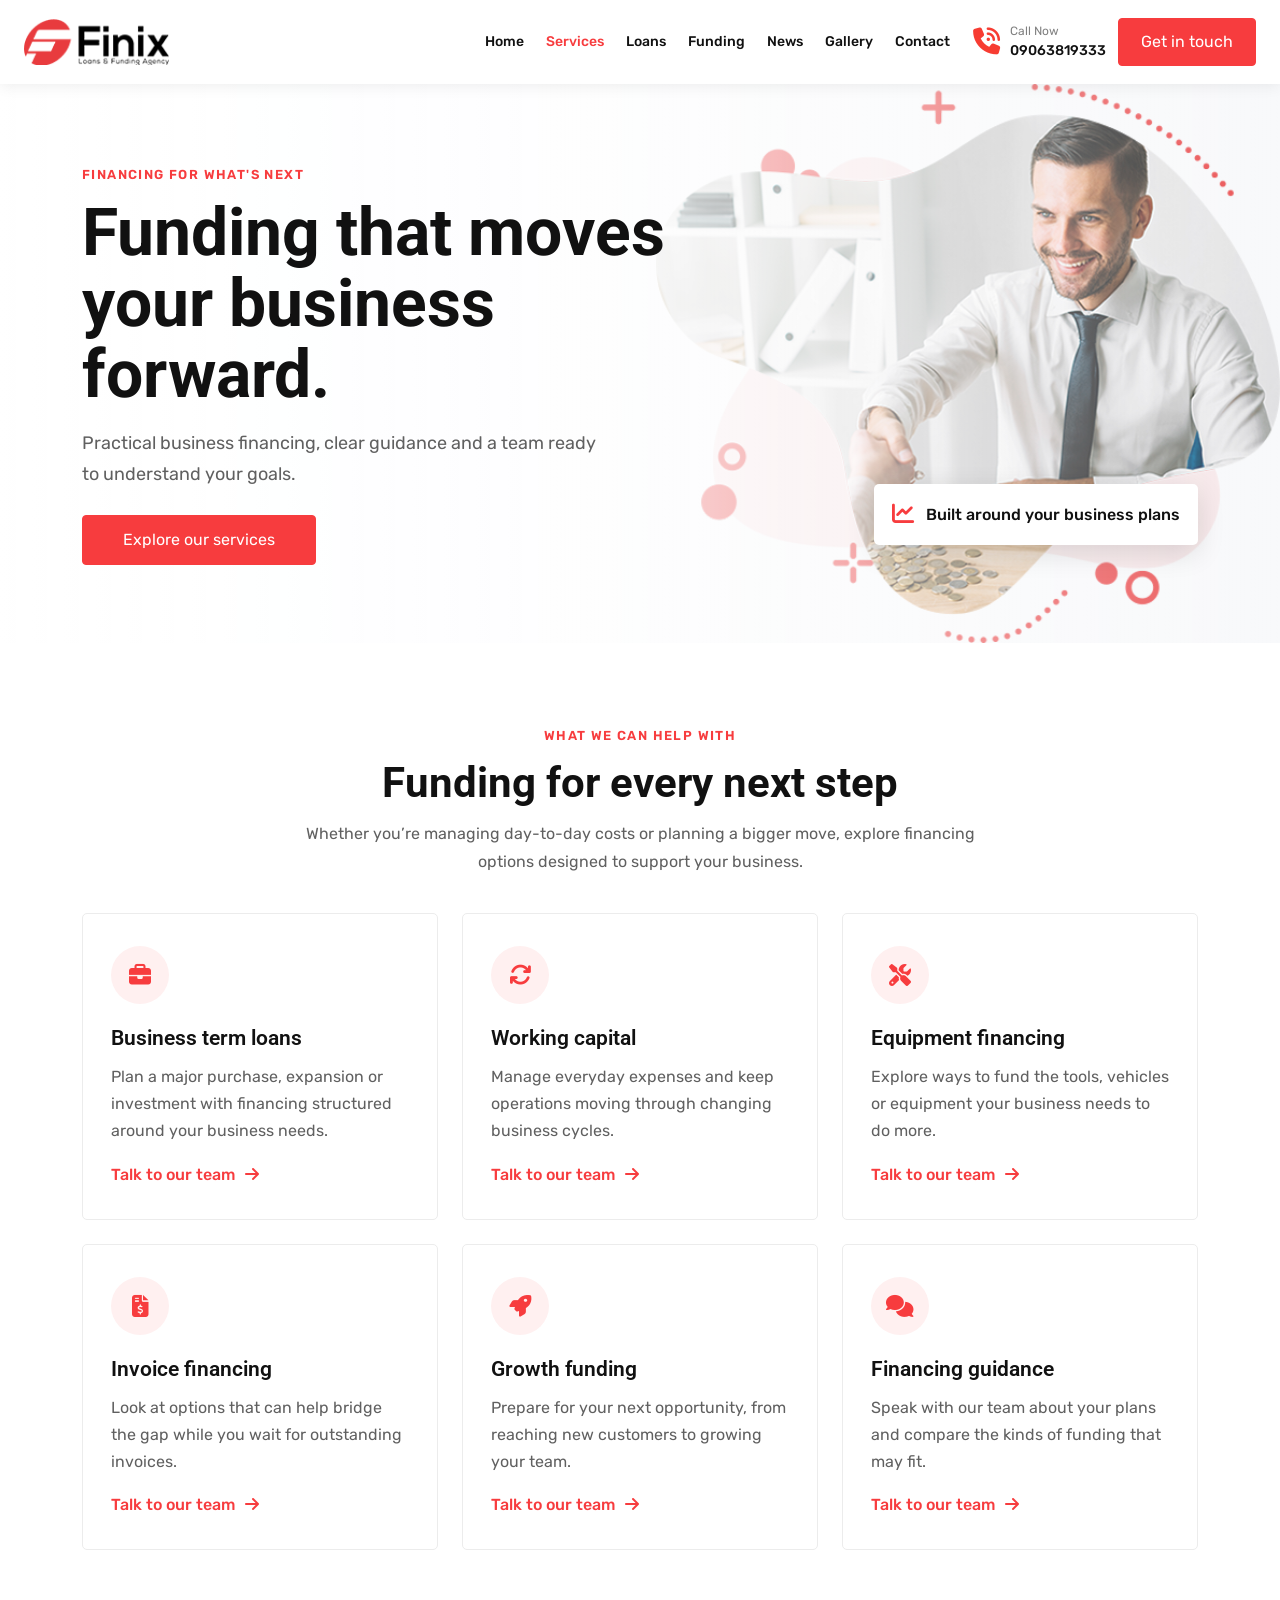
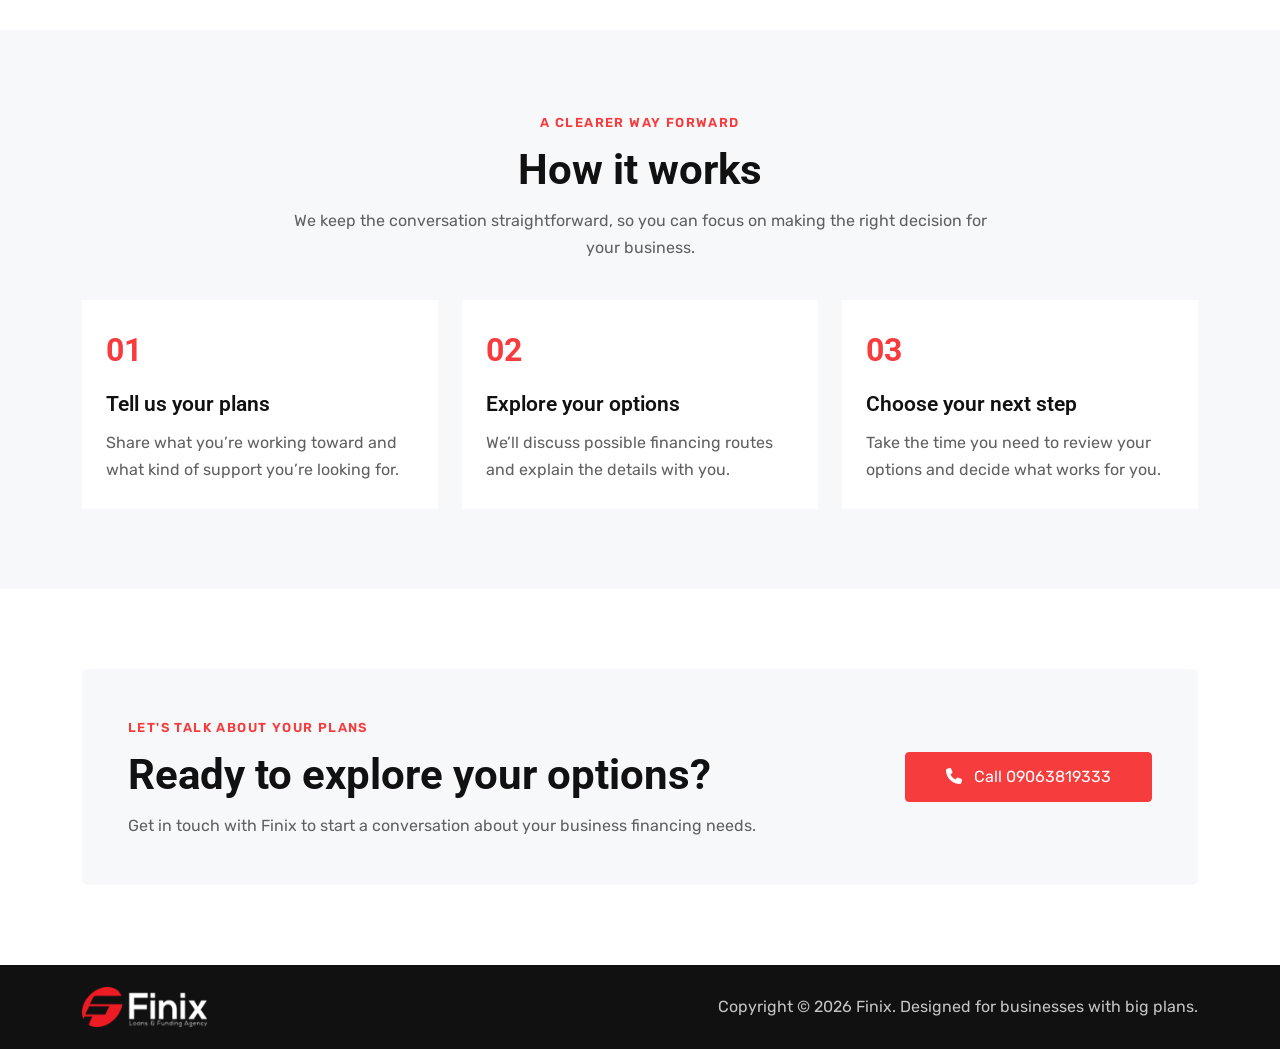
<file: New folder/services.html>
<!doctype html>
<html lang="en">
<head>
  <title>Business Financing Services | Finix</title>
  <meta charset="utf-8">
  <meta name="viewport" content="width=device-width, initial-scale=1">
  <meta name="description" content="Explore Finix business financing options, including working capital, equipment funding and tailored loan support.">

  <link rel="preconnect" href="https://fonts.googleapis.com">
  <link rel="preconnect" href="https://fonts.gstatic.com" crossorigin>
  <link href="https://fonts.googleapis.com/css2?family=Rubik:wght@300;400;500;600;700&family=Roboto:wght@400;500;700;900&display=swap" rel="stylesheet">
  <link rel="stylesheet" href="https://cdnjs.cloudflare.com/ajax/libs/font-awesome/6.2.1/css/all.min.css" integrity="sha512-MV7K8+y+gLIBoVD59lQIYicR65iaqukzvf/nwasF0nqhPay5w/9lJmVM2hMDcnK1OnMGCdVK+iQrJ7lzPJQd1w==" crossorigin="anonymous" referrerpolicy="no-referrer">
  <link href="https://cdn.jsdelivr.net/npm/bootstrap@5.2.1/dist/css/bootstrap.min.css" rel="stylesheet" integrity="sha384-iYQeCzEYFbKjA/T2uDLTpkwGzCiq6soy8tYaI1GyVh/UjpbCx/TYkiZhlZB6+fzT" crossorigin="anonymous">
  <link rel="stylesheet" href="../style.css">
</head>
<body>
  <nav class="navbar navbar-expand-xl navbar-light bg-light main-header sticky-top">
    <div class="container-fluid">
      <a class="navbar-brand" href="../index.html"><img src="../img/logo.png" alt="Finix home"></a>
      <button class="navbar-toggler" type="button" data-bs-toggle="collapse" data-bs-target="#collapsibleNavId" aria-controls="collapsibleNavId" aria-expanded="false" aria-label="Toggle navigation">
        <span class="navbar-toggler-icon"></span>
      </button>
      <div class="collapse navbar-collapse justify-content-end" id="collapsibleNavId">
        <ul class="navbar-nav our-menu">
          <li><a href="../index.html">Home</a></li>
          <li><a href="services.html" aria-current="page">Services</a></li>
          <li><a href="loans.html">Loans</a></li>
          <li><a href="funding.html">Funding</a></li>
          <li><a href="news.html">News</a></li>
          <li><a href="gallary.html">Gallery</a></li>
          <li><a href="contact.html">Contact</a></li>
        </ul>
        <div class="header-info d-flex align-items-center">
          <div class="header-call clearfix">
            <div class="header-call-icon float-start mr-3 h-100"><span><i class="fas fa-phone-volume"></i></span></div>
            <div class="header-call-info">
              <span class="d-block">Call Now</span>
              <a class="d-block" href="tel:09063819333">09063819333</a>
            </div>
          </div>
          <div class="header-button">
            <a href="#contact" class="btn btn-primary">Get in touch</a>
          </div>
        </div>
      </div>
    </div>
  </nav>

  <main class="services-page">
    <section class="services-hero">
      <div class="container">
        <div class="services-hero-copy">
          <span class="services-eyebrow">Financing for what's next</span>
          <h1>Funding that moves your business forward.</h1>
          <p>Practical business financing, clear guidance and a team ready to understand your goals.</p>
          <a class="btn btn-primary" href="#financing-options">Explore our services</a>
        </div>
        <div class="services-hero-note">
          <span class="services-note-icon"><i class="fas fa-chart-line" aria-hidden="true"></i></span>
          <span>Built around your business plans</span>
        </div>
      </div>
    </section>

    <section class="services-intro py-5">
      <div class="container">
        <div class="services-heading text-center">
          <span class="services-eyebrow">What we can help with</span>
          <h2>Funding for every next step</h2>
          <p>Whether you’re managing day-to-day costs or planning a bigger move, explore financing options designed to support your business.</p>
        </div>
        <div class="row g-4" id="financing-options">
          <div class="col-md-6 col-lg-4">
            <article class="service-card">
              <span class="service-icon"><i class="fas fa-briefcase" aria-hidden="true"></i></span>
              <h3>Business term loans</h3>
              <p>Plan a major purchase, expansion or investment with financing structured around your business needs.</p>
              <a href="#contact">Talk to our team <i class="fas fa-arrow-right" aria-hidden="true"></i></a>
            </article>
          </div>
          <div class="col-md-6 col-lg-4">
            <article class="service-card">
              <span class="service-icon"><i class="fas fa-arrows-rotate" aria-hidden="true"></i></span>
              <h3>Working capital</h3>
              <p>Manage everyday expenses and keep operations moving through changing business cycles.</p>
              <a href="#contact">Talk to our team <i class="fas fa-arrow-right" aria-hidden="true"></i></a>
            </article>
          </div>
          <div class="col-md-6 col-lg-4">
            <article class="service-card">
              <span class="service-icon"><i class="fas fa-screwdriver-wrench" aria-hidden="true"></i></span>
              <h3>Equipment financing</h3>
              <p>Explore ways to fund the tools, vehicles or equipment your business needs to do more.</p>
              <a href="#contact">Talk to our team <i class="fas fa-arrow-right" aria-hidden="true"></i></a>
            </article>
          </div>
          <div class="col-md-6 col-lg-4">
            <article class="service-card">
              <span class="service-icon"><i class="fas fa-file-invoice-dollar" aria-hidden="true"></i></span>
              <h3>Invoice financing</h3>
              <p>Look at options that can help bridge the gap while you wait for outstanding invoices.</p>
              <a href="#contact">Talk to our team <i class="fas fa-arrow-right" aria-hidden="true"></i></a>
            </article>
          </div>
          <div class="col-md-6 col-lg-4">
            <article class="service-card">
              <span class="service-icon"><i class="fas fa-rocket" aria-hidden="true"></i></span>
              <h3>Growth funding</h3>
              <p>Prepare for your next opportunity, from reaching new customers to growing your team.</p>
              <a href="#contact">Talk to our team <i class="fas fa-arrow-right" aria-hidden="true"></i></a>
            </article>
          </div>
          <div class="col-md-6 col-lg-4">
            <article class="service-card">
              <span class="service-icon"><i class="fas fa-comments" aria-hidden="true"></i></span>
              <h3>Financing guidance</h3>
              <p>Speak with our team about your plans and compare the kinds of funding that may fit.</p>
              <a href="#contact">Talk to our team <i class="fas fa-arrow-right" aria-hidden="true"></i></a>
            </article>
          </div>
        </div>
      </div>
    </section>

    <section class="services-process py-5" id="how-it-works">
      <div class="container">
        <div class="services-heading text-center">
          <span class="services-eyebrow">A clearer way forward</span>
          <h2>How it works</h2>
          <p>We keep the conversation straightforward, so you can focus on making the right decision for your business.</p>
        </div>
        <div class="row g-4 process-steps">
          <div class="col-md-4">
            <article class="process-step">
              <span class="process-number">01</span>
              <h3>Tell us your plans</h3>
              <p>Share what you’re working toward and what kind of support you’re looking for.</p>
            </article>
          </div>
          <div class="col-md-4">
            <article class="process-step">
              <span class="process-number">02</span>
              <h3>Explore your options</h3>
              <p>We’ll discuss possible financing routes and explain the details with you.</p>
            </article>
          </div>
          <div class="col-md-4">
            <article class="process-step">
              <span class="process-number">03</span>
              <h3>Choose your next step</h3>
              <p>Take the time you need to review your options and decide what works for you.</p>
            </article>
          </div>
        </div>
      </div>
    </section>

    <section class="services-contact py-5" id="contact">
      <div class="container">
        <div class="services-contact-panel">
          <div>
            <span class="services-eyebrow">Let's talk about your plans</span>
            <h2>Ready to explore your options?</h2>
            <p>Get in touch with Finix to start a conversation about your business financing needs.</p>
          </div>
          <a class="btn btn-primary" href="tel:09063819333"><i class="fas fa-phone" aria-hidden="true"></i> Call 09063819333</a>
        </div>
      </div>
    </section>
  </main>

  <footer class="services-footer">
    <div class="container d-flex flex-column flex-md-row justify-content-between align-items-center">
      <a href="../index.html" aria-label="Finix home"><img src="../img/logo2.png" alt="Finix"></a>
      <p>Copyright © 2026 Finix. Designed for businesses with big plans.</p>
    </div>
  </footer>

  <script src="https://cdn.jsdelivr.net/npm/@popperjs/core@2.11.6/dist/umd/popper.min.js" integrity="sha384-oBqDVmMz9ATKxIep9tiCxS/Z9fNfEXiDAYTujMAeBAsjFuCZSmKbSSUnQlmh/jp3" crossorigin="anonymous"></script>
  <script src="https://cdn.jsdelivr.net/npm/bootstrap@5.2.1/dist/js/bootstrap.min.js" integrity="sha384-7VPbUDkoPSGFnVtYi0QogXtr74QeVeeIs99Qfg5YCF+TidwNdjvaKZX19NZ/e6oz" crossorigin="anonymous"></script>
</body>
</html>
</file>
<file: style.css>
body,p,span{ 
    font-family: 'Rubik', sans-serif;
}
h1,h2,h3,h4,h5,h6{
    font-family: 'Roboto', sans-serif;
}

/* main header */
.main-header .container-fluid,
.slider-section .container-fluid{
    max-width: 1480px;
}
body .btn-primary{
    background-color: rgb(247, 60, 62) !important;
    border-color: rgb(247, 60, 62);
    padding: 12px 40px;
    font-size: 16px;
    position: relative;
    z-index: 1;
}
body .btn-primary::after{
    content: "";
    position: absolute;
    top: 0;
    left: 0;
    width: 0;
    height: 100%;
    border-color: #111 !important;
    background-color: #111;

    z-index: -1;
    transition: .3s;
}
body .btn-primary:hover::after{
    width: 100%;
}
/* menu */
ul.our-menu{

}
ul.our-menu li{
    
}
ul.our-menu li a{
    text-decoration: none;
    display: inline-block;
    color: #111;
    padding: 10px 18px;
    font-weight: 500;
    transition: .3s;
}
ul.our-menu li a:hover{
    color: rgb(247, 60, 62) ;
}
/* Dropdown menu */
ul.our-menu li{
    position: relative;
}
ul.our-menu li ul{
    position: absolute;
    left: 0;
    top: 140%;
    padding: 10px;
    opacity: 0;
    background:white;
    visibility: hidden;
    transition: all .4s ease-in-out;

}
ul.our-menu li:hover ul{
    opacity: 1;
    visibility: visible;
    top: 100%;
    
}
ul.our-menu li ul li{
    list-style: none;
}
ul.our-menu li ul li a{}

.header-info{}
.header-search{
    width: 60px;
    font-size: 23px;
    margin-right: 20px;
    border-right: 1px solid #111;
}
.header-call{
    width: 244px;
}
.header-call-icon{
    font-size: 32px;
    margin-right: 20px;
    color: rgb(247, 60, 50)
}
.header-call-info span{
    color: gray;
}
.header-call-info a{
    text-decoration: none;
    color: #111;
    font-weight: 500;
}

.business-page{
    color: #111;
}
.business-hero{
    display: flex;
    min-height: 450px;
    align-items: center;
    padding: 76px 0;
    background: linear-gradient(90deg, rgba(255,255,255,.97) 0%, rgba(255,255,255,.91) 42%, rgba(255,255,255,.1) 100%), url("./img/services-tab.png") right center / auto 100% no-repeat, #f7f8fa;
}
.business-hero .container{
    max-width: 1140px;
}
.business-hero .container > *{
    max-width: 610px;
}
.business-eyebrow{
    display: inline-block;
    margin-bottom: 12px;
    color: #f73c3e;
    font-size: 13px;
    font-weight: 600;
    letter-spacing: 1.4px;
    text-transform: uppercase;
}
.business-hero h1{
    margin-bottom: 18px;
    font-size: clamp(40px, 6vw, 64px);
    font-weight: 700;
    line-height: 1.1;
}
.business-hero p{
    margin-bottom: 26px;
    color: #606060;
    font-size: 18px;
    line-height: 1.7;
}
.funding-hero{
    background-image: linear-gradient(90deg, rgba(255,255,255,.97) 0%, rgba(255,255,255,.91) 42%, rgba(255,255,255,.1) 100%), url("./img/choose.png");
    background-position: center, right center;
    background-size: auto, auto 100%;
    background-repeat: no-repeat;
    background-color: #f7f8fa;
}
.news-hero{
    background-image: linear-gradient(90deg, rgba(255,255,255,.97) 0%, rgba(255,255,255,.91) 45%, rgba(255,255,255,.2) 100%), url("./img/company2.png");
}
.contact-hero{
    background-image: linear-gradient(90deg, rgba(255,255,255,.97) 0%, rgba(255,255,255,.91) 45%, rgba(255,255,255,.15) 100%), url("./img/services-tab.png");
}
.business-heading{
    max-width: 720px;
    margin: 0 auto 38px;
}
.business-heading h2,
.business-cta h2{
    margin-bottom: 12px;
    font-size: clamp(30px, 4vw, 42px);
    font-weight: 700;
}
.business-heading > p,
.business-cta p{
    color: #606060;
    line-height: 1.7;
}
.business-card{
    height: 100%;
    padding: 30px 26px;
    border: 1px solid #ececec;
    border-radius: 5px;
    background: #fff;
    transition: transform .25s ease, box-shadow .25s ease, border-color .25s ease;
}
.business-card:hover{
    transform: translateY(-5px);
    border-color: transparent;
    box-shadow: 0 12px 32px rgba(17,17,17,.1);
}
.business-icon{
    display: inline-flex;
    width: 58px;
    height: 58px;
    align-items: center;
    justify-content: center;
    margin-bottom: 20px;
    border-radius: 50%;
    color: #f73c3e;
    background: #fff0f0;
    font-size: 22px;
}
.business-card h3,
.business-step h3{
    margin-bottom: 12px;
    font-size: 21px;
    font-weight: 600;
}
.business-card p,
.business-step p{
    margin-bottom: 18px;
    color: #606060;
    line-height: 1.7;
}
.business-card > a{
    color: #f73c3e;
    font-weight: 500;
    text-decoration: none;
}
.business-card > a i{
    margin-left: 5px;
}
.business-process{
    background: #f7f8fa;
}
.business-step{
    height: 100%;
    padding: 26px 24px;
    background: #fff;
}
.business-step > span{
    display: inline-block;
    margin-bottom: 16px;
    color: #f73c3e;
    font-family: 'Roboto', sans-serif;
    font-size: 32px;
    font-weight: 700;
}
.business-step p{
    margin-bottom: 0;
}
.business-disclaimer{
    margin: 28px auto 0;
    color: #777;
    font-size: 14px;
    text-align: center;
}
.business-cta .container{
    display: flex;
    align-items: center;
    justify-content: space-between;
    gap: 28px;
    padding: 38px 42px;
    border-radius: 6px;
    background: #f7f8fa;
}
.business-cta .container > div{
    max-width: 650px;
}
.business-cta p{
    margin-bottom: 0;
}
.business-cta .btn{
    flex-shrink: 0;
}
.business-cta .btn i{
    margin-right: 7px;
}
.business-footer{
    padding: 22px 0;
    color: #fff;
    background: #111;
}
.business-footer img{
    max-width: 125px;
    max-height: 42px;
    object-fit: contain;
}
.business-footer p{
    margin: 12px 0 0;
    color: #c4c4c4;
    text-align: center;
}
.insight-card{
    height: 100%;
    overflow: hidden;
    border-radius: 5px;
    background: #fff;
    box-shadow: 0 4px 18px rgba(0,0,0,.08);
}
.insight-card > img{
    display: block;
    width: 100%;
    height: 220px;
    object-fit: cover;
}
.insight-content{
    padding: 24px 22px;
}
.insight-content > span{
    display: block;
    margin-bottom: 10px;
    color: #f73c3e;
    font-size: 13px;
    font-weight: 600;
    letter-spacing: 1px;
    text-transform: uppercase;
}
.insight-content h3{
    margin-bottom: 12px;
    font-size: 21px;
    font-weight: 600;
    line-height: 1.35;
}
.insight-content p{
    color: #606060;
    line-height: 1.65;
}
.insight-content a{
    color: #f73c3e;
    font-weight: 500;
    text-decoration: none;
}
.insight-content a i{
    margin-left: 5px;
}
.contact-card{
    text-align: center;
}
.contact-note{
    display: flex;
    max-width: 680px;
    align-items: flex-start;
    gap: 12px;
    margin: 34px auto 0;
    padding: 18px 20px;
    border-left: 3px solid #f73c3e;
    background: #f7f8fa;
}
.contact-note i{
    margin-top: 4px;
    color: #f73c3e;
}
.contact-note p{
    margin: 0;
    color: #606060;
    line-height: 1.6;
}
@media (max-width: 991.98px){
    .business-hero{
        background-position: right bottom;
        background-size: auto 78%;
    }
    .business-hero .container > *{
        max-width: 56%;
    }
    .funding-hero{
        background-position: center, right bottom;
        background-size: auto, auto 70%;
    }
    .header-info{
        padding: 10px 18px 18px;
    }
}
@media (max-width: 575.98px){
    .business-hero{
        min-height: 530px;
        align-items: flex-start;
        padding: 54px 0 190px;
        background-position: right bottom;
        background-size: auto 48%;
    }
    .business-hero .container > *{
        max-width: 100%;
    }
    .business-hero p{
        font-size: 16px;
    }
    .funding-hero{
        background-position: center, right bottom;
        background-size: auto, auto 42%;
    }
    .business-card{
        padding: 26px 22px;
    }
    .business-cta .container{
        align-items: flex-start;
        flex-direction: column;
        padding: 30px 24px;
    }
}

.services-page{
    color: #111;
}
.services-hero{
    position: relative;
    display: flex;
    min-height: 520px;
    align-items: center;
    overflow: hidden;
    padding: 78px 0;
    background: linear-gradient(90deg, rgba(255,255,255,.97) 0%, rgba(255,255,255,.9) 42%, rgba(255,255,255,.12) 100%), url("./img/services-tab.png") right center / auto 100% no-repeat, #f7f8fa;
}
.services-hero .container{
    position: relative;
    max-width: 1140px;
}
.services-hero-copy{
    max-width: 600px;
}
.services-eyebrow{
    display: inline-block;
    margin-bottom: 12px;
    color: #f73c3e;
    font-size: 13px;
    font-weight: 600;
    letter-spacing: 1.4px;
    text-transform: uppercase;
}
.services-hero h1{
    margin-bottom: 18px;
    font-size: clamp(42px, 6vw, 66px);
    font-weight: 700;
    line-height: 1.08;
}
.services-hero-copy > p{
    max-width: 520px;
    margin-bottom: 26px;
    color: #606060;
    font-size: 18px;
    line-height: 1.7;
}
.services-hero-note{
    position: absolute;
    right: 12px;
    bottom: 20px;
    display: flex;
    align-items: center;
    gap: 12px;
    padding: 14px 18px;
    border-radius: 5px;
    background: #fff;
    box-shadow: 0 8px 28px rgba(0,0,0,.12);
    font-weight: 500;
}
.services-note-icon{
    color: #f73c3e;
    font-size: 22px;
}
.services-heading{
    max-width: 700px;
    margin: 0 auto 38px;
}
.services-heading h2,
.services-contact h2{
    margin-bottom: 12px;
    font-size: clamp(30px, 4vw, 42px);
    font-weight: 700;
}
.services-heading > p,
.services-contact p{
    color: #606060;
    line-height: 1.7;
}
.service-card{
    height: 100%;
    padding: 32px 28px;
    border: 1px solid #ececec;
    border-radius: 5px;
    background: #fff;
    transition: transform .25s ease, box-shadow .25s ease, border-color .25s ease;
}
.service-card:hover{
    transform: translateY(-5px);
    border-color: transparent;
    box-shadow: 0 12px 32px rgba(17,17,17,.1);
}
.service-icon{
    display: inline-flex;
    width: 58px;
    height: 58px;
    align-items: center;
    justify-content: center;
    margin-bottom: 22px;
    border-radius: 50%;
    color: #f73c3e;
    background: #fff0f0;
    font-size: 22px;
}
.service-card h3,
.process-step h3{
    margin-bottom: 12px;
    font-size: 21px;
    font-weight: 600;
}
.service-card p,
.process-step p{
    margin-bottom: 18px;
    color: #606060;
    line-height: 1.7;
}
.service-card > a{
    color: #f73c3e;
    font-weight: 500;
    text-decoration: none;
}
.service-card > a i{
    margin-left: 6px;
    transition: transform .2s ease;
}
.service-card > a:hover i{
    transform: translateX(4px);
}
.services-process{
    background: #f7f8fa;
}
.process-step{
    height: 100%;
    padding: 26px 24px;
    background: #fff;
}
.process-number{
    display: inline-block;
    margin-bottom: 18px;
    color: #f73c3e;
    font-family: 'Roboto', sans-serif;
    font-size: 32px;
    font-weight: 700;
}
.process-step p{
    margin-bottom: 0;
}
.services-contact-panel{
    display: flex;
    align-items: center;
    justify-content: space-between;
    gap: 28px;
    padding: 46px;
    border-radius: 6px;
    background: #f7f8fa;
}
.services-contact-panel > div{
    max-width: 650px;
}
.services-contact-panel p{
    margin-bottom: 0;
}
.services-contact-panel .btn{
    flex-shrink: 0;
}
.services-contact-panel .btn i{
    margin-right: 8px;
}
.services-footer{
    padding: 22px 0;
    color: #fff;
    background: #111;
}
.services-footer img{
    max-width: 125px;
    max-height: 42px;
    object-fit: contain;
}
.services-footer p{
    margin: 12px 0 0;
    color: #c4c4c4;
    text-align: center;
}
@media (max-width: 991.98px){
    .services-hero{
        background-position: right bottom;
        background-size: auto 80%;
    }
    .services-hero-copy{
        max-width: 56%;
    }
    .services-hero-note{
        right: 24px;
    }
    .header-info{
        padding: 10px 18px 18px;
    }
}
@media (max-width: 575.98px){
    .services-hero{
        min-height: 550px;
        align-items: flex-start;
        padding: 58px 0 190px;
        background-position: right bottom;
        background-size: auto 48%;
    }
    .services-hero-copy{
        max-width: 100%;
    }
    .services-hero-copy > p{
        font-size: 16px;
    }
    .services-hero-note{
        right: 12px;
        bottom: 12px;
        font-size: 13px;
    }
    .service-card{
        padding: 26px 22px;
    }
    .services-contact-panel{
        align-items: flex-start;
        flex-direction: column;
        padding: 30px 24px;
    }
}

.gallery-section .apply-title h1{
    font-size: 42px;
    font-weight: 700;
}
.gallery-section .apply-title p{
    color: #606060;
}
.gallery-card{
    height: 100%;
    margin: 0;
    overflow: hidden;
    background: #fff;
    box-shadow: 0 4px 18px rgba(0, 0, 0, .1);
}
.gallery-card img{
    display: block;
    width: 100%;
    height: 260px;
    object-fit: cover;
}
.gallery-card figcaption{
    padding: 16px 20px;
    font-weight: 500;
}
.gallery-carousel{
    max-width: 1000px;
    margin: 0 auto;
    background: #111;
}
.gallery-carousel .carousel-item img{
    height: min(65vh, 560px);
    min-height: 280px;
    object-fit: contain;
}
.gallery-carousel .carousel-caption{
    right: 0;
    bottom: 0;
    left: 0;
    padding: 36px 16px 28px;
    background: linear-gradient(transparent, rgba(0, 0, 0, .75));
}
.gallery-page{
    color: #111;
}
.gallery-hero{
    min-height: 470px;
    display: flex;
    align-items: center;
    padding: 80px 0;
    color: #fff;
    background: linear-gradient(90deg, rgba(10, 20, 34, .88), rgba(10, 20, 34, .25)), url("./img/main-banner2.jpg") center 45% / cover no-repeat;
}
.gallery-hero .container{
    max-width: 1140px;
}
.gallery-eyebrow{
    display: inline-block;
    margin-bottom: 12px;
    color: #f73c3e;
    font-size: 14px;
    font-weight: 600;
    letter-spacing: 1.5px;
    text-transform: uppercase;
}
.gallery-hero h1{
    max-width: 700px;
    margin-bottom: 18px;
    font-size: clamp(42px, 6vw, 68px);
    font-weight: 700;
    line-height: 1.08;
}
.gallery-hero-copy{
    max-width: 550px;
    margin-bottom: 28px;
    color: rgba(255, 255, 255, .86);
    font-size: 18px;
    line-height: 1.7;
}
.gallery-heading{
    max-width: 700px;
    margin: 0 auto 34px;
}
.gallery-heading h2,
.gallery-cta h2{
    margin-bottom: 12px;
    font-size: clamp(30px, 4vw, 42px);
    font-weight: 700;
}
.gallery-heading > p,
.gallery-cta p{
    color: #606060;
    line-height: 1.7;
}
.gallery-carousel{
    max-width: 1000px;
    margin: 0 auto;
    overflow: hidden;
    border-radius: 8px;
    background: #111;
    box-shadow: 0 16px 40px rgba(17, 17, 17, .14);
}
.gallery-carousel .carousel-item img{
    height: min(65vh, 560px);
    min-height: 280px;
    object-fit: cover;
}
.gallery-carousel .carousel-caption{
    right: 0;
    bottom: 0;
    left: 0;
    padding: 70px 70px 38px;
    background: linear-gradient(transparent, rgba(0, 0, 0, .78));
}
.gallery-carousel .carousel-caption h3{
    margin: 0;
    font-size: clamp(20px, 3vw, 30px);
    font-weight: 600;
}
.gallery-people{
    background: #f7f8fa;
}
.gallery-card{
    height: 100%;
    margin: 0;
    overflow: hidden;
    border-radius: 6px;
    background: #fff;
    box-shadow: 0 4px 18px rgba(0, 0, 0, .08);
}
.gallery-card img{
    display: block;
    width: 100%;
    height: 300px;
    object-fit: cover;
    transition: transform .35s ease;
}
.gallery-card:hover img{
    transform: scale(1.04);
}
.gallery-card figcaption{
    padding: 22px 22px 18px;
}
.gallery-card figcaption h3{
    margin-bottom: 8px;
    font-size: 20px;
    font-weight: 600;
}
.gallery-card figcaption p{
    margin: 0;
    color: #606060;
    line-height: 1.6;
}
.gallery-cta{
    background: #fff;
}
.gallery-cta p{
    margin-bottom: 22px;
}
.gallery-footer{
    padding: 22px 0;
    color: #fff;
    background: #111;
}
.gallery-footer img{
    max-width: 125px;
    max-height: 42px;
    object-fit: contain;
}
.gallery-footer p{
    margin: 12px 0 0;
    color: #c4c4c4;
    text-align: center;
}
@media (max-width: 575.98px){
    .gallery-hero{
        min-height: 420px;
        padding: 64px 0;
    }
    .gallery-hero-copy{
        font-size: 16px;
    }
    .gallery-carousel .carousel-item img{
        height: 340px;
        min-height: 0;
    }
    .gallery-carousel .carousel-caption{
        padding: 54px 36px 28px;
    }
    .gallery-card img{
        height: 260px;
    }
}
.gallery-carousel .carousel-caption h5{
    margin: 0;
}

/* Shared layout and navigation */
html{
    scroll-behavior: smooth;
    scroll-padding-top: 96px;
}
body{
    margin: 0;
    color: #111;
    font-family: 'Rubik', sans-serif;
}
.main-header{
    min-height: 84px;
    padding: 8px 0;
    background: #fff !important;
    box-shadow: 0 2px 14px rgba(17,17,17,.07);
    z-index: 1030;
}
.main-header .container-fluid{
    width: 100%;
    max-width: 1480px;
    margin-inline: auto;
    padding-inline: 24px;
}
.main-header .navbar-brand{
    display: inline-flex;
    align-items: center;
    margin-right: 28px;
}
.main-header .navbar-brand img{
    display: block;
    width: 145px;
    max-height: 48px;
    object-fit: contain;
}
.main-header .navbar-collapse{
    align-items: center;
}
.main-header .our-menu{
    align-items: center;
    margin: 0;
    padding: 0;
}
.main-header .our-menu > li > a{
    padding: 12px 11px;
    white-space: nowrap;
    font-size: 14px;
}
.main-header .our-menu > li > a[aria-current="page"]{
    color: #f73c3e;
}
.main-header .our-menu li ul{
    min-width: 190px;
    margin: 0;
    border-radius: 4px;
    box-shadow: 0 10px 28px rgba(17,17,17,.12);
    z-index: 10;
}
.main-header .our-menu li ul a{
    width: 100%;
    padding: 9px 12px;
}
.main-header .header-info{
    flex: 0 0 auto;
    gap: 12px;
    margin-left: 12px;
}
.main-header .header-call{
    display: flex;
    width: auto;
    align-items: center;
}
.main-header .header-call-icon{
    margin-right: 10px;
    font-size: 27px;
}
.main-header .header-call-info{
    white-space: nowrap;
}
.main-header .header-call-info span{
    font-size: 12px;
}
.main-header .header-call-info a{
    font-size: 14px;
}
.main-header .header-button .btn-primary{
    padding: 11px 22px;
    white-space: nowrap;
}
.business-hero,
.services-hero,
.gallery-hero{
    min-height: 500px;
}
.slider-content-wrap{
    height: auto;
    min-height: 500px;
}
.business-section,
.business-process,
.business-cta,
.services-intro,
.services-process,
.services-contact,
.gallery-feature,
.gallery-people,
.gallery-cta{
    padding-block: clamp(56px, 7vw, 80px) !important;
}
.business-footer,
.services-footer,
.gallery-footer{
    padding: 22px 0;
    color: #fff;
    background: #111;
}
.business-footer img,
.services-footer img,
.gallery-footer img{
    max-width: 125px;
    max-height: 42px;
    object-fit: contain;
}
.business-footer p,
.services-footer p,
.gallery-footer p{
    margin: 0;
    color: #c4c4c4;
    text-align: center;
}
.btn-primary{
    overflow: hidden;
    border-radius: 4px;
}
@media (max-width: 1199.98px){
    .main-header .container-fluid{
        padding-inline: 20px;
    }
    .main-header .navbar-collapse{
        padding: 12px 0 8px;
    }
    .main-header .our-menu{
        align-items: stretch;
    }
    .main-header .our-menu > li > a{
        display: block;
        padding: 10px 12px;
    }
    .main-header .our-menu li ul{
        position: static;
        display: block;
        padding: 2px 0 6px 16px;
        opacity: 1;
        visibility: visible;
        background: #f7f8fa;
        box-shadow: none;
    }
    .main-header .header-info{
        justify-content: flex-start;
        margin: 8px 0 0;
    }
    .business-hero,
    .services-hero,
    .gallery-hero{
        min-height: 460px;
    }
    .slider-content-wrap{
        min-height: 460px;
    }
}
@media (max-width: 575.98px){
    .main-header .container-fluid{
        padding-inline: 16px;
    }
    .main-header .navbar-brand img{
        width: 128px;
    }
    .main-header .header-info{
        align-items: flex-start !important;
        flex-direction: column;
        gap: 12px;
        padding-inline: 12px;
    }
    .business-hero,
    .services-hero,
    .gallery-hero{
        min-height: 430px;
    }
    .slider-content-wrap{
        min-height: 430px;
    }
    .business-footer .container,
    .services-footer .container,
    .gallery-footer .container{
        gap: 12px;
    }
}

/* Slider-section css */
.slider-section{
    background: url(./img/main-banner2.jpg) no-repeat center center;
    background-size: cover;
}
.slider-content-wrap{
    height: 90vh;
    display: flex;
    align-items: center;
    position: relative;
}
.slider-content{
    
}
.slider-content h6{
    color: rgb(247, 60, 50);
    font-weight: 400;
    margin-bottom: 15px;
}
.slider-content h1{
    font-size: 66px;
    margin-bottom: 20px;
}
.slider-content p{
    color: #606060;
    font-weight: 400;
    margin-bottom: 25px;
    font-size: 19px;
}
.slider-social{
    position: absolute;
    left: 0;
    bottom: 0;

}
.slider-social ul{}
.slider-social ul li span{
    margin-right: 48px;
    color: #606060;
    position: relative;
    display: inline-block;
}
.slider-social ul li span::after{
    content: "";
    position: absolute;
    width: 39px;
    height: 1px;
    background: #111;
    top: 14px;
    right: -48px;
}
.slider-social ul li{
    list-style: none;
}
.slider-social ul li a{
    padding: 0 11px;
    color: #111;
}

/* logo-section */
.logo-section{
    border-bottom: 1px solid #ddd;
}
.client-logo ul{
    list-style: none;
    padding-left: 0;
}

/* about-section  */
.about-logo{
    position: relative;
}
.about-logo-text{
    position: absolute;
    right: 100px;
    bottom: 0;
    background: url(./img/index.png);
    width: 200px;
    height: 200px;
    background-size: contain;
    background-position: center;
    background-repeat: no-repeat;
    text-align: center;
    display: flex;
    align-items: center;
    justify-content: center;
}
.about-inner-text h1{
    font-size: 63px;
    color: rgb(247, 60, 50);
    font-weight: 600;
}
.about-inner-text h6{
    font-weight: 500;

}
.about-section {
    margin-top: 100px;
    margin-bottom: 100px;
}
.about-content h6{
    color: rgb(247, 60, 50);
    font-weight: 400;
    margin-bottom: 15px;
}
.about-content h5{
    color: #606060;
    font-size: 18px;
    font-weight: 400;
}
.about-content h2{
    font-size: 40px;
    margin-bottom: 15px;
    font-weight: 600;
}
.about-content p{
    color: #606060;
    font-weight: 399;
    margin-bottom: 25px;
    font-size: 17px;
}
.about-content ul{
    list-style: none;
    margin-left: -26px;
}
.about-content ul li{
    line-height: 1.9em;
    font-size: 17px;
    color: #606060;
}
.about-content ul li span{
    font-size: 23px;
    margin-right: 10px;
    color: rgb(247, 60, 50) ;
}

/* why-chosse-us */
.why-chosse-us{
    background: rgb(242, 248, 248);
    
}
.features-item{
    background: white;
    padding: 37px 34px;
    margin-bottom: 20px;
    position: relative;
    overflow: hidden;
    transition: .4s;
}
.features-item::before{
    content: "";
    position: absolute;
    top: -319px;
    right: 0;
    left: 0;
    bottom: 0;
    margin: auto;
    width: 90%;
    height: 70%;
    background: rgba(255, 199, 196, 0.736);
    border-radius: 50%;
}
.features-item:hover{
    transform: translateY(-12px);
}
.ft-icon{}
.ft-icon i{
    color: rgb(247, 60, 50);
    width: 76px;
    height: 76px;
    background: rgb(255, 254, 254);
    line-height: 76px;
    border-radius: 50%;
    font-size: 27px;
    position: relative;
    transition: .4s;
}
.features-item:hover .ft-icon i{
    color: #fff;
    background:  rgb(247, 60, 50);
}
.features-item h4{}
.features-item p{
    font-weight: 300;
}
.last-col{
    margin-top: -26px;
}
.about-content{
    position: relative;
}
.play-animation-btn{
    height: 90px;
    width: 90px;
    background: #fff;
    position: absolute;
    line-height: 90px;
    text-align: center;
    border-radius: 50%;
    font-size: 58px;
    color: rgb(247, 60, 50);
    bottom: 48px;
    left: 47%;
}
.play-animation-btn::before{
    content: "";
    position: absolute;
    top: 0;
    left: 0;
    width: 90px;
    height: 90px;
    line-height: 90px;
    background:  rgb(247, 60, 50);
    border-radius: 50%;
    animation: playbtn 1.5s ease-out infinite;

}
@keyframes playbtn{
    0%,30%{
        transform: scale(0);
        opacity: 1;
    }
    50%{
        transform: scale(1.5);
        opacity: .7;
    }
    100%{
        transform: scale(2);
        opacity: 0;
    }
}

/* Apply-section */
.apply-left-text h2{
    font-size: 40px;
    font-weight: 400;
}
.apply-item{}
.apply-item ul{
    position: relative;
    padding-left: 70px;
}
.apply-item ul li{
    list-style: none;
    position: relative;
    
}
.apply-item ul li::before{
    content: attr(data-count);
    position: absolute;
    top: 0;
    left: -59px;
    width: 40px;
    height: 40px;
    line-height: 40px;
    color: rgb(247, 60, 50);
    background: #f9fafb;
    margin: auto;
    border: 1px solid rgb(247, 60, 50);
    border-radius: 50%;
    text-align: center;
    font-size: 22px;
}
.apply-item ul li strong{
    font-size: 23px;
    font-weight: 500;
    margin-bottom: 16px;
    display: inline-block;
}
.apply-item ul li p{
    color: #606060;
    margin-bottom: 32px;
}

.Calculate-rate{
    background-color: rgb(255, 195, 195);
    padding: 63px 50px;
}
.Calculate-title h6{
    color: #606060;
    margin-bottom: 15px;
}
.Calculate-title h2{
    font-size: 40px;
    font-weight: 500;
    margin-bottom: 30px;
}
.Calculate-from .form-group{}
.Calculate-from .form-group select{
    margin-bottom: 10px;
    margin-top: 7px;
    border-radius: 0;
    border: none;
    padding: 14px;
}
.Calculate-from .form-group label{
    margin-bottom: 10px;
    margin-top: 7px;
    color: #606060;
}
.Calculate-from .form-group input{
    border-radius: 0;
    border: none;
    padding: 14px;
}

/* solution-section */
.s-r{
    background:rgb(247, 60, 50) ;
    padding: 20px;
}
.solution-text h1{
    border-right: 1px solid #ddd;
    font-weight: 400;
    margin-right: 10px;
}
.solution-call-icon {
    font-size: 41px;
    width: 70px;
    height: 70px;
    display: inline-block;
    line-height: 70px;
    background: #ddd;
    text-align: center;
    border-radius: 50%;
    color: rgb(247, 60, 50);
    margin-right: 15px;
}
.solution-call a{
    text-decoration: none;
    color: #ddd;
    font-size: 43px;
    text-align: center;
    margin-top: 72px;
    display: inline-block;
    margin: 3px 0;
}

/* values-section  */
.testimonial-section{
    background: rgb(242, 248, 248) ;
}
.values-section {

}
.values-items{

}
.values-title h2{
    font-size: 40px;

}
.values-icon{
    font-size: 37px;
    margin-right: 20px;
    color: rgb(247, 60, 50);
}
.values-icon i{}
.values-texts h4{
    margin-bottom: 15px;
    font-size: 26px;
}
.values-texts p{
    color: #606060;
}
.values-p{
    margin-top: 88px;
}

.testimonial-item p{
    font-size: 27px;
}
.client-name h6{
    color:rgb(247, 60, 50) ;
}
.client-name p{
    color: #606060;
    font-size: 17px;
}

/* team-section  */
.team-section {}

.team-img{ 
    position: relative;
}
.team-img img{
    
}
.team-img img.team-photo-robel{
    display: block;
    width: 100%;
    height: 300px;
    object-fit: cover;
    object-position: center 12%;
}

.member-social{
    position: absolute;
    bottom: 48px;
    right: 0;
    left: 0;
    margin: auto;
}
.member-social ul{
    text-align: center;
    padding-left: 0;
    margin-bottom: 40px;
}
.member-social ul li{
    list-style: none;
    display: inline-block;
    padding: 4px;

    transition: .4s;
    transform: translateY(40px);
    opacity: 0;
    visibility: hidden;
    
}
.team-img:hover .member-social ul li{
    opacity: 1;
    visibility: visible;
    transform: translateY(0);
}
.team-img .member-social ul li:nth-child(1){
    transition: .2s;
}
.team-img .member-social ul li:nth-child(2){
    transition: .4s;
}
.team-img .member-social ul li:nth-child(3){
    transition: .5s;
}
.team-img .member-social ul li:nth-child(4){
    transition: .6s;
}
.member-social ul li a:hover{
    background:rgb(247, 60, 50) ;
    color:white;
}
.member-social ul li a{
    display: block;
    background:white;
    width: 40px;
    height: 40px;
    line-height: 40px;
    border-radius: 50%;
    margin: auto;
    color: #111;
    font-weight: 600;
    font-size: 18px;
    transition: .3s;
}

.member-content h5{
    margin-top: 14px;
    color: rgb(247, 60, 50);
}
.member-content p{
    color: #606060;
    margin-top: -4px;
}


/* blog-scetion */
.blog-scetion{
    background: rgb(242, 248, 248) ;
}
.blog-item p{
    color: rgb(247, 60, 50);
    margin-top: 15px;
}
.blog-item h2{
    font-size: 29px;
    transition: .4s;
    cursor: pointer;
}
.blog-item h2:hover{
    color: rgb(247, 60, 50);
}

.blog-item:hover .blog-btn{
    letter-spacing: 2px;
    color: rgb(247, 60, 50);
}
.blog-btn{
    text-decoration: none;
    color: #111;
    transition: .4s;
}

.blog-img{}
.blog-img img{}

/* footer-section */
.footer-section{
    background: rgb(24, 24, 24);
}
.footer-top{}

.widght-1{}
.widght-1 img{}
.widght-1 p{
    color: #ddd;
    margin-top: 16px;
    line-height: 1.8rem;
}
.widght-1 ul{
    padding: 0;
}
.widght-1 ul li{
    list-style: none;
    display: inline-block;
}

.widght-1 ul li a{
    color: white;
    padding: 0 6px;
    transition: .4s;
}
.widght-1 ul li a:hover{
    color: rgb(247, 60, 50) ;
}
.widght-1 ul li span{
    margin-right:8px;
    color: #fff;
    font-weight: 500;
}

.widght h2{
    font-size: 27px;
    color: #ddd;
    border-bottom: 1px solid #606060;
    font-weight: 400;
    
    padding: 17px 0;
}
.widght ul{
    padding: 0;
}
.widght ul li{
    list-style: none;
   
}

.widght ul li a{
    color:#ddd;
    padding: 0 6px;
    text-decoration: none;
    line-height: 1.9rem;
    transition: .5s;
}
.widght ul li a:hover{
    letter-spacing: 2px;
    color: rgb(247, 60, 50) ;
}
.widght-icon{
    font-size: 24px;
    margin-right: 20px;
    color:#ddd;
    position: absolute;
}
.widght-icon i{}
.widght-content p{
    font-size: 16px;
    color: #ddd;
    position: relative;
    padding-left: 42px;
}
.widght-content a{
    font-size: 25px;
    color: #ddd;
    position: relative;
    padding-left: 42px;
    text-decoration: none;
}

/* footer-bottom" */
.footer-bottom p{
    border-top: 1px solid #606060;
    text-align: center;
    padding: 10px;
    margin-bottom: -20px;
    background: rgb(24, 24, 24);
    color: rgb(142, 138, 138);
}
.footer-bottom p span{
    color: #fff;
    font-size: 20px;
    font-weight: 500;
    cursor: pointer;
    transition: .3s;
}
.footer-bottom p span:hover{
    color:  rgb(247, 60, 50) ;
}
</file>
